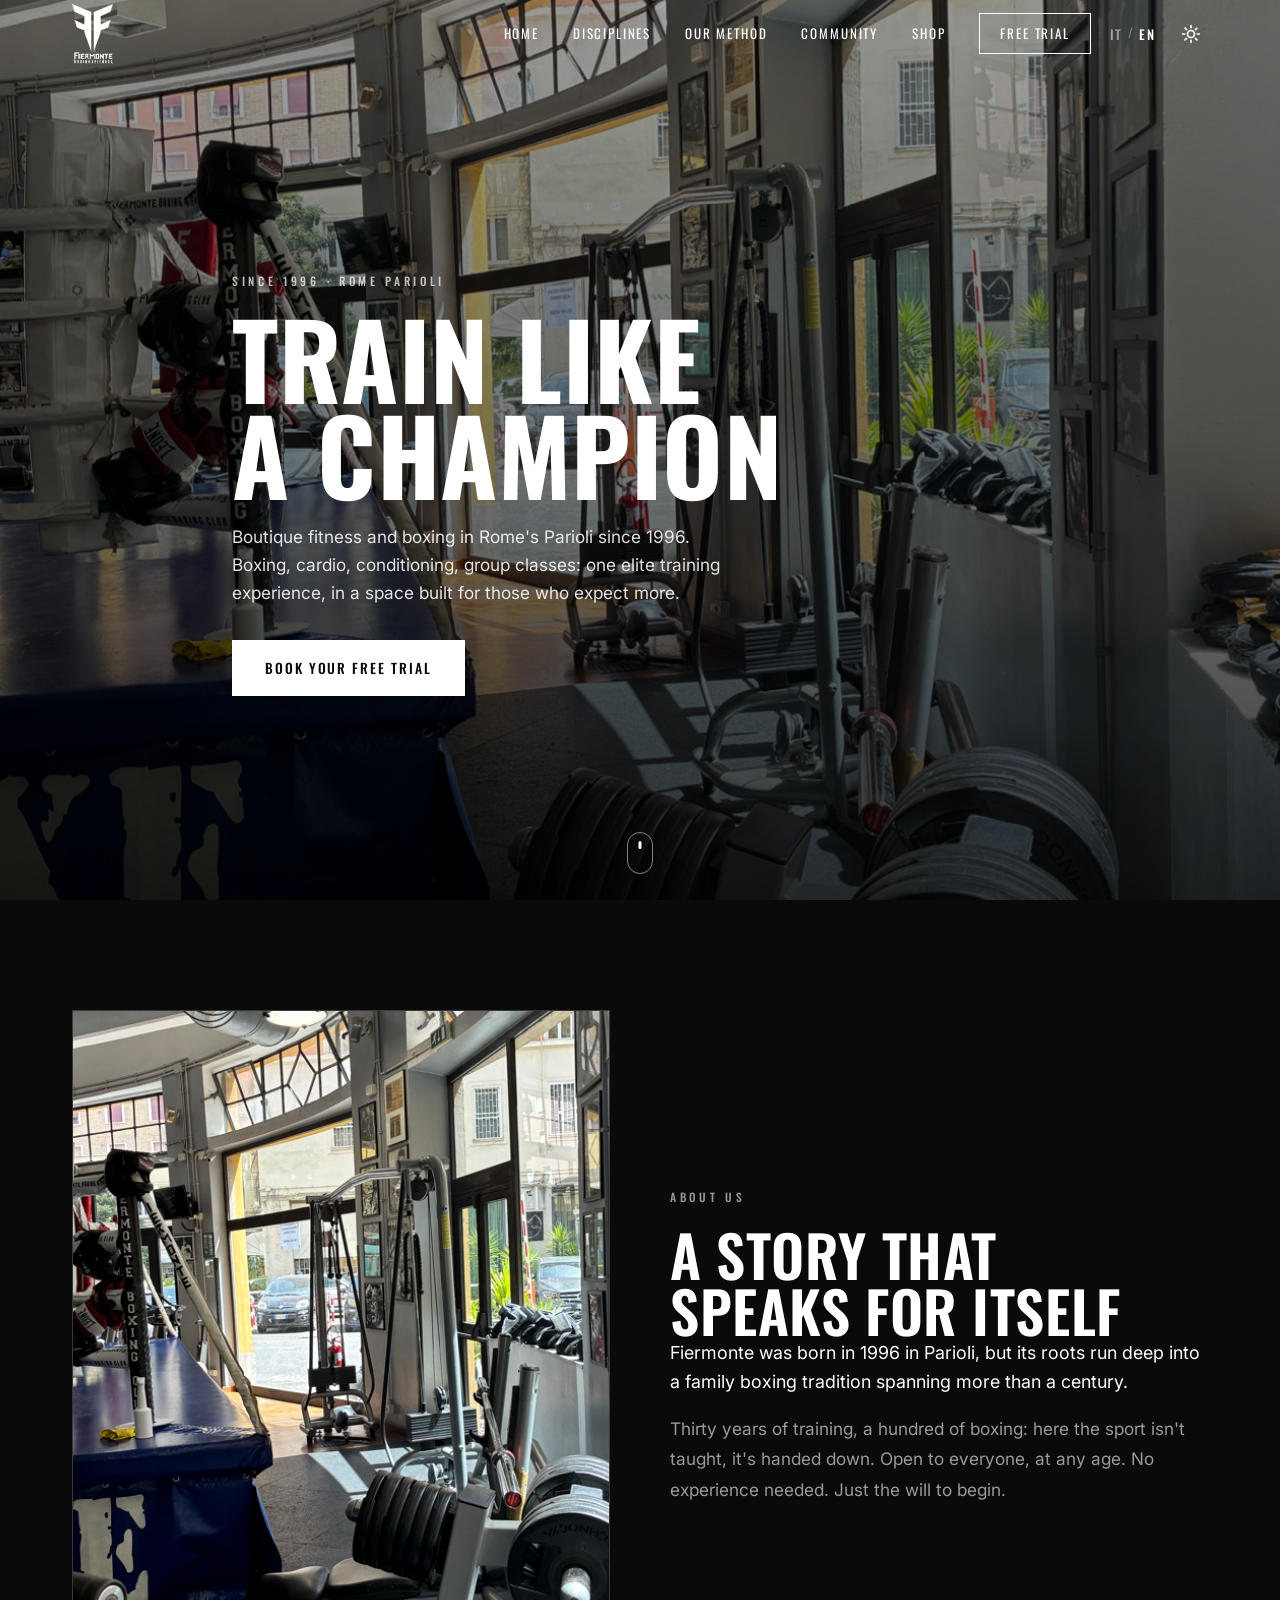
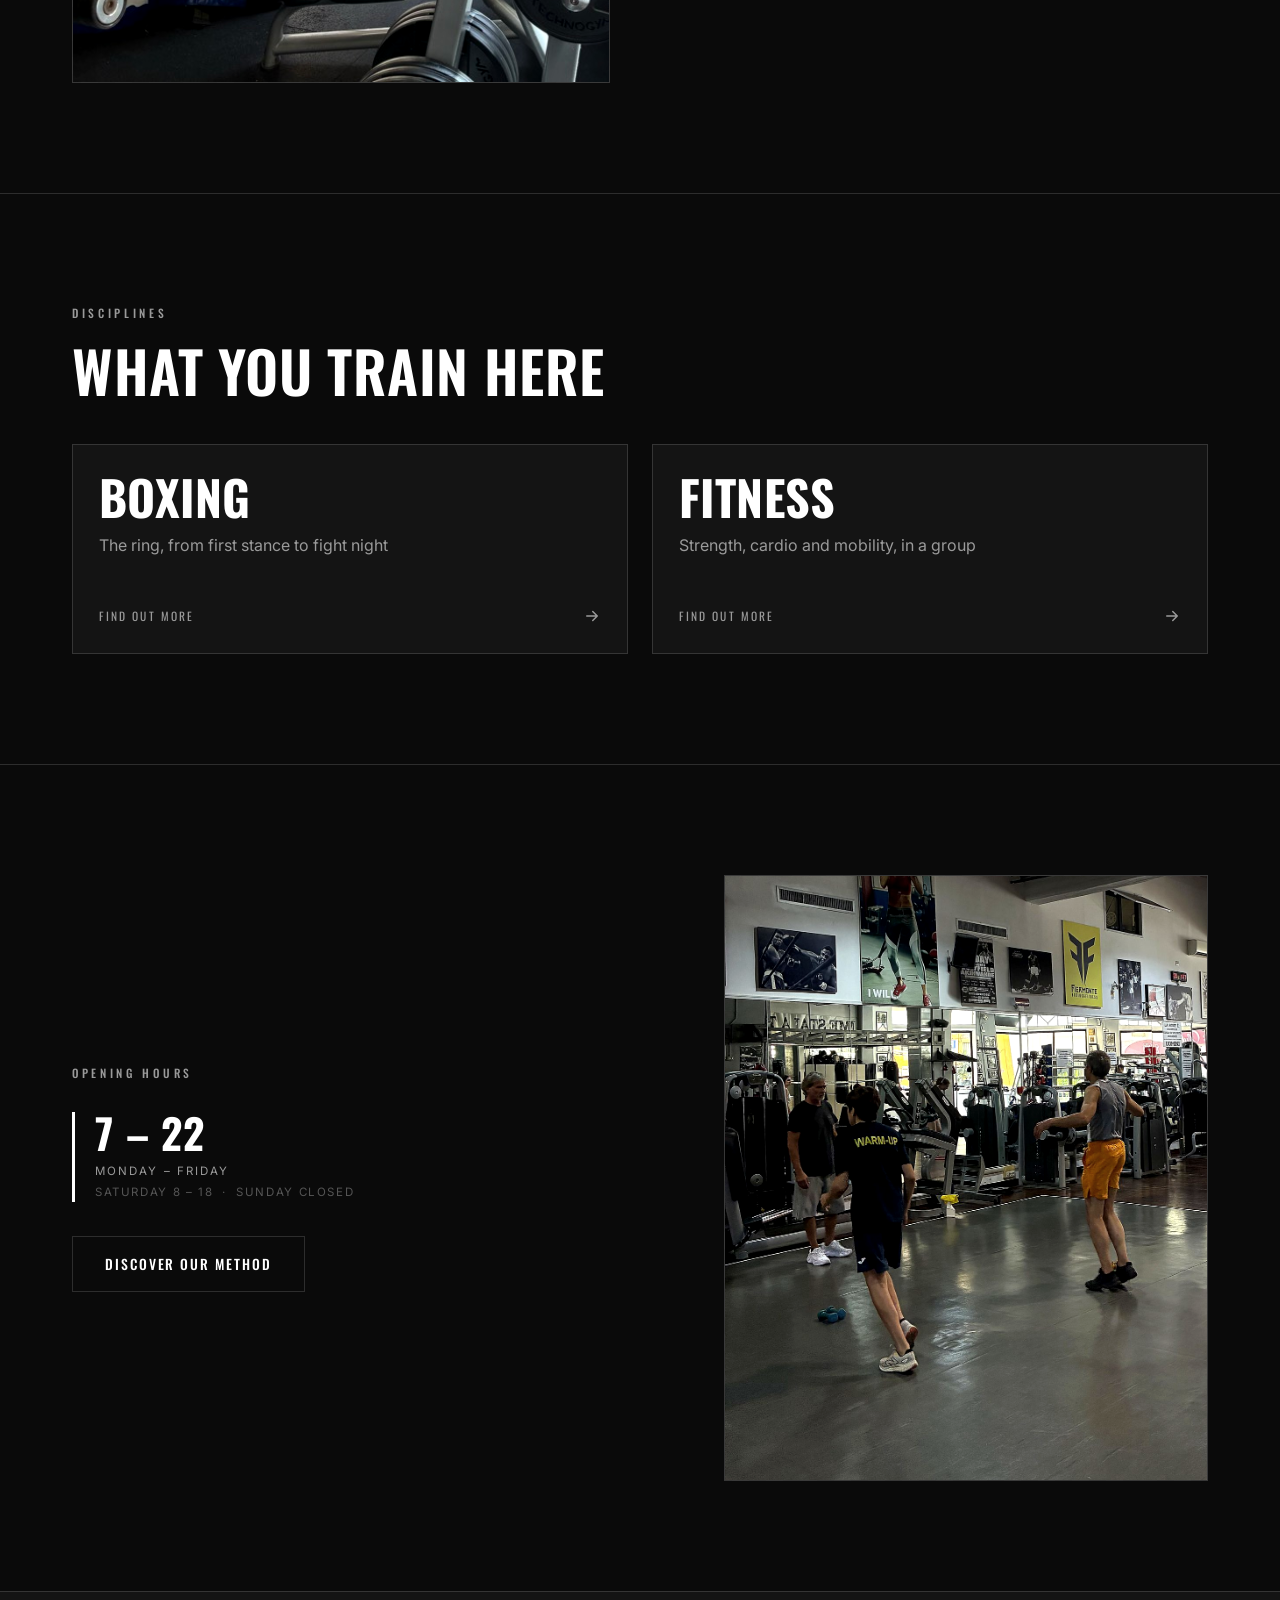
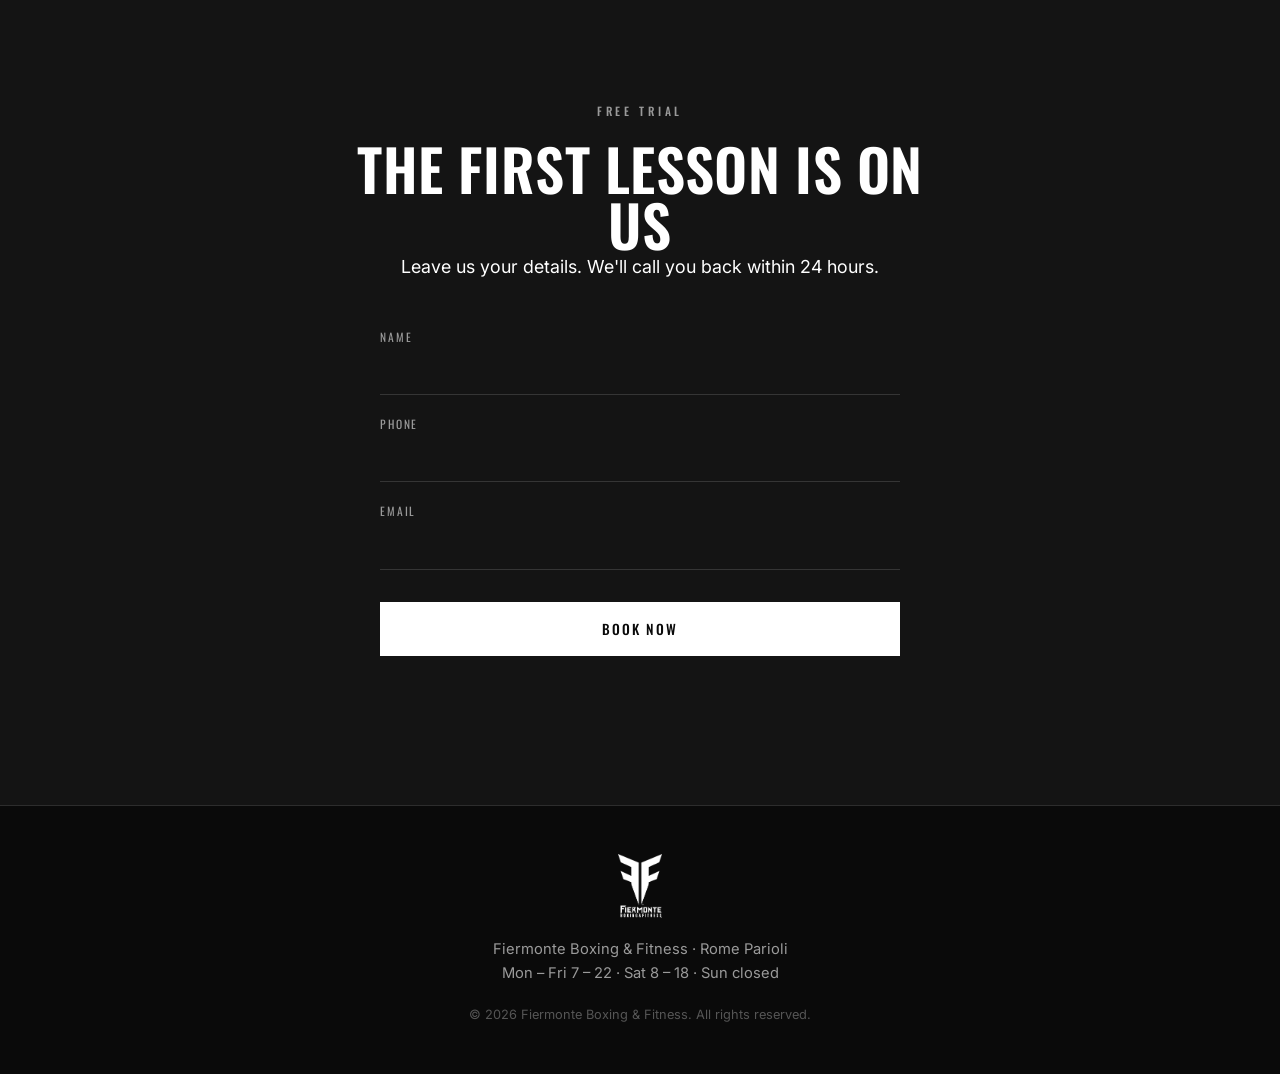
<file: index.html>
<!DOCTYPE html>
<html lang="it">
<head>
  <meta charset="UTF-8" />
  <meta name="viewport" content="width=device-width, initial-scale=1.0" />
  <title>Fiermonte Boxing &amp; Fitness — Boutique Boxing ai Parioli, Roma</title>
  <meta name="description" content="Fiermonte Boxing & Fitness: boutique boxing ai Parioli dal 1996, da una tradizione pugilistica centenaria. Boxing, sparring, aeroboxing, cardio & conditioning. Prima lezione di prova gratuita." />

  <!-- Font: Oswald (titoli, richiama il lettering del logo) + Inter (corpo) -->
  <link rel="preconnect" href="https://fonts.googleapis.com" />
  <link rel="preconnect" href="https://fonts.gstatic.com" crossorigin />
  <link href="https://fonts.googleapis.com/css2?family=Oswald:wght@300;400;500;600;700&family=Inter:wght@300;400;500;600&display=swap" rel="stylesheet" />

  <link rel="stylesheet" href="css/style.css" />

  <!-- Applica il tema salvato prima del render, per evitare il lampo di colore -->
  <script>
    (function () {
      try {
        var t = localStorage.getItem('fiermonte_theme');
        document.documentElement.setAttribute('data-theme', t === 'light' ? 'light' : 'dark');
      } catch (e) {
        document.documentElement.setAttribute('data-theme', 'dark');
      }
    })();
  </script>
</head>
<body>

  <!-- ============================= HEADER ============================= -->
  <header class="site-header" id="siteHeader">
    <div class="container header-inner">
      <a href="#hero" class="brand" aria-label="Fiermonte Boxing & Fitness — home">
        <img src="media/logo/logo-white.png" alt="Fiermonte Boxing & Fitness" class="brand-logo logo-dark-bg" />
        <img src="media/logo/logo-dark.png" alt="" aria-hidden="true" class="brand-logo logo-light-bg" />
      </a>

      <div class="header-actions">
        <nav class="nav" id="mainNav" aria-label="Navigazione principale">
          <div class="nav-item has-dropdown is-link">
            <a href="#hero" class="nav-link nav-dropdown-toggle" data-i18n="nav.home">Home</a>
            <div class="nav-dropdown">
              <a href="#chi-siamo" class="nav-drop-link" data-i18n="nav.about">Chi siamo</a>
              <a href="storia.html" class="nav-drop-link" data-i18n="nav.history">Storia</a>
              <a href="team.html" class="nav-drop-link" data-i18n="nav.team">Team</a>
            </div>
          </div>
          <div class="nav-item has-dropdown is-link">
            <a href="discipline.html" class="nav-link nav-dropdown-toggle" data-i18n="nav.disciplines">Discipline</a>
            <div class="nav-dropdown">
              <a href="discipline.html" class="nav-drop-link" data-i18n="nav.list">Cosa offriamo</a>
              <a href="calendario.html" class="nav-drop-link" data-i18n="nav.calendar">Calendario</a>
            </div>
          </div>
          <a href="metodo.html" class="nav-link" data-i18n="nav.plus">Il nostro metodo</a>
          <a href="community.html" class="nav-link" data-i18n="nav.community">Community</a>
          <a href="shop.html" class="nav-link" data-i18n="nav.shop">Shop</a>
          <a href="#contatti" class="nav-link nav-cta" data-i18n="nav.trial">Prova gratuita</a>
        </nav>

        <!-- Selettore lingua -->
        <div class="lang-switch" role="group" aria-label="Lingua / Language">
          <button type="button" class="lang-btn" data-lang="it" aria-pressed="true">IT</button>
          <span class="lang-sep">/</span>
          <button type="button" class="lang-btn" data-lang="en" aria-pressed="false">EN</button>
        </div>

        <!-- Toggle tema chiaro/scuro -->
        <button type="button" class="theme-toggle" id="themeToggle" aria-label="Cambia tema chiaro/scuro">
          <svg class="icon-sun" viewBox="0 0 24 24" fill="none" stroke="currentColor" stroke-width="2" stroke-linecap="round" aria-hidden="true">
            <circle cx="12" cy="12" r="4.2"></circle>
            <path d="M12 2v2.5M12 19.5V22M2 12h2.5M19.5 12H22M4.9 4.9l1.8 1.8M17.3 17.3l1.8 1.8M19.1 4.9l-1.8 1.8M6.7 17.3l-1.8 1.8"></path>
          </svg>
          <svg class="icon-moon" viewBox="0 0 24 24" fill="currentColor" aria-hidden="true">
            <path d="M21 12.8A8.5 8.5 0 1 1 11.2 3a6.8 6.8 0 0 0 9.8 9.8z"></path>
          </svg>
        </button>

        <button class="nav-toggle" id="navToggle" aria-label="Apri menu" aria-expanded="false" aria-controls="mainNav">
          <span></span><span></span><span></span>
        </button>
      </div>
    </div>
  </header>

  <main>

    <!-- ============================= 1. HERO ============================= -->
    <section class="hero" id="hero">
      <!-- Carosello di foto della struttura a tutto schermo, generato da JS
           (vedi HERO_SLIDES in js/main.js). Le foto vanno in media/foto/
           come hero-1.jpg, hero-2.jpg, hero-3.jpg. Finche' non ci sono,
           compaiono placeholder scuri con etichetta. -->
      <div class="hero-slideshow" id="heroSlideshow" aria-hidden="true"></div>
      <div class="hero-overlay"></div>

      <div class="container hero-content">
        <p class="overline reveal" data-i18n="hero.overline">Dal 1996 · Roma Parioli</p>
        <h1 class="hero-title reveal" data-i18n="hero.title">Allenati<br />da campione</h1>
        <p class="hero-sub reveal" data-i18n="hero.sub">
          Fiermonte Boxing &amp; Fitness è la boutique del pugilato ai Parioli.
          Trent'anni di palestra, un secolo di tradizione di famiglia sul ring.
        </p>
        <a href="#contatti" class="btn btn-primary reveal" data-i18n="hero.cta">Prenota la tua prova gratuita</a>
      </div>

      <a href="#chi-siamo" class="hero-scroll" aria-label="Scorri in basso">
        <span></span>
      </a>
    </section>

    <!-- ============================= 2. CHI SIAMO ============================= -->
    <section class="section about" id="chi-siamo">
      <div class="container about-grid">
        <div class="about-media reveal">
          <div class="section-media" data-label="FOTO · chi-siamo.jpg">
            <img class="section-photo" src="media/foto/chi-siamo.jpg" alt="Interno della palestra Fiermonte ai Parioli" loading="lazy" onerror="this.style.display='none'" />
          </div>
        </div>
        <div class="about-text">
          <p class="overline reveal" data-i18n="about.overline">Chi siamo</p>
          <h2 class="section-title reveal" data-i18n="about.title">Una storia che<br />parla per noi</h2>
          <p class="lead reveal" data-i18n="about.lead">
            Fiermonte nasce nel 1996 ai Parioli, ma le sue radici affondano in una
            tradizione di famiglia nel pugilato che dura da oltre un secolo.
          </p>
          <p class="prose-p reveal" data-i18n="about.body">
            Trent'anni di palestra, cento di boxe: qui il pugilato non si insegna,
            si tramanda. Accessibile a chiunque, a qualunque età. Non serve
            esperienza. Serve solo voglia di iniziare.
          </p>
        </div>
      </div>
    </section>

    <!-- ============================= 3. DISCIPLINE ============================= -->
    <section class="section disciplines" id="discipline">
      <div class="container">
        <div class="section-head">
          <p class="overline reveal" data-i18n="disc.overline">Discipline</p>
          <h2 class="section-title reveal" data-i18n="disc.title">Cosa alleni da noi</h2>
        </div>
        <!-- Due famiglie: Boxing / Fitness. Stesso stile delle card Discipline.
             Portano alla pagina "Cosa offriamo" (discipline.html). -->
        <div class="disc-home-cats">
          <a href="discipline.html#boxing" class="disc-home-card reveal">
            <span class="disc-cat-label">
              <span class="disc-cat-name" data-i18n="disc.cat.boxing">Boxing</span>
              <span class="disc-cat-sub" data-i18n="disc.cat.boxing.sub">Il ring, dalla prima guardia al match</span>
            </span>
            <span class="disc-cat-foot">
              <span class="disc-home-more" data-i18n="disc.home.cta">Per saperne di più</span>
              <svg class="disc-home-arrow" viewBox="0 0 24 24" fill="none" stroke="currentColor" stroke-width="2" stroke-linecap="round" stroke-linejoin="round" aria-hidden="true"><path d="M5 12h14M13 6l6 6-6 6"></path></svg>
            </span>
          </a>
          <a href="discipline.html#fitness" class="disc-home-card reveal">
            <span class="disc-cat-label">
              <span class="disc-cat-name" data-i18n="disc.cat.fitness">Fitness</span>
              <span class="disc-cat-sub" data-i18n="disc.cat.fitness.sub">Forza, cardio e mobilità, in gruppo</span>
            </span>
            <span class="disc-cat-foot">
              <span class="disc-home-more" data-i18n="disc.home.cta">Per saperne di più</span>
              <svg class="disc-home-arrow" viewBox="0 0 24 24" fill="none" stroke="currentColor" stroke-width="2" stroke-linecap="round" stroke-linejoin="round" aria-hidden="true"><path d="M5 12h14M13 6l6 6-6 6"></path></svg>
            </span>
          </a>
        </div>
      </div>
    </section>

    <!-- ============================= 4. ORARI ============================= -->
    <section class="section plus" id="orari">
      <div class="container plus-grid">
        <div class="plus-text">
          <p class="overline reveal" data-i18n="hours.overline">Orari</p>
          <div class="plus-hours reveal">
            <span class="plus-hours-num">7 – 22</span>
            <span class="plus-hours-label" data-i18n="plus.hoursWeekday">Lunedì – Venerdì</span>
            <span class="plus-hours-weekend" data-i18n="plus.hoursWeekend">Sabato 8 – 18 &nbsp;·&nbsp; Domenica chiuso</span>
          </div>
          <a href="metodo.html" class="btn btn-ghost reveal" data-i18n="hours.methodCta">Scopri il nostro metodo</a>
        </div>
        <div class="plus-media reveal">
          <div class="section-media" data-label="FOTO · plus.jpg">
            <img class="section-photo" src="media/foto/plus.jpg" alt="Sacchi e attrezzatura nella palestra Fiermonte" loading="lazy" onerror="this.style.display='none'" />
          </div>
        </div>
      </div>
    </section>

    <!-- ============================= 5. FORM / CTA FINALE ============================= -->
    <section class="section contact" id="contatti">
      <div class="container contact-inner">
        <div class="section-head center">
          <p class="overline reveal" data-i18n="contact.overline">Prova gratuita</p>
          <h2 class="section-title reveal" data-i18n="contact.title">La prima lezione è nostra</h2>
          <p class="lead reveal" data-i18n="contact.lead">Lasciaci un contatto. Ti richiamiamo entro 24 ore.</p>
        </div>

        <!-- NOTA: il form per ora NON invia nulla. La logica e' in js/main.js
             e mostra solo un messaggio di conferma. Da collegare in seguito. -->
        <form class="contact-form reveal" id="contactForm" novalidate>
          <div class="field">
            <label for="nome" data-i18n="contact.name">Nome</label>
            <input type="text" id="nome" name="nome" autocomplete="name" required />
          </div>
          <div class="field">
            <label for="telefono" data-i18n="contact.phone">Telefono</label>
            <input type="tel" id="telefono" name="telefono" autocomplete="tel" required />
          </div>
          <div class="field">
            <label for="email" data-i18n="contact.email">Email</label>
            <input type="email" id="email" name="email" autocomplete="email" required />
          </div>
          <button type="submit" class="btn btn-primary btn-block" data-i18n="contact.submit">Prenota ora</button>
          <p class="form-feedback" id="formFeedback" role="status" aria-live="polite"></p>
        </form>
      </div>
    </section>

  </main>

  <!-- ============================= FOOTER ============================= -->
  <footer class="site-footer">
    <div class="container footer-inner">
      <img src="media/logo/logo-white.png" alt="Fiermonte Boxing & Fitness" class="footer-logo logo-dark-bg" />
      <img src="media/logo/logo-dark.png" alt="" aria-hidden="true" class="footer-logo logo-light-bg" />
      <div class="footer-meta">
        <p data-i18n="footer.line1">Fiermonte Boxing &amp; Fitness · Roma Parioli</p>
        <p data-i18n="footer.line2">Aperti tutti i giorni · 7:00 – 22:00</p>
      </div>
      <p class="footer-copy" id="footerCopy"></p>
    </div>
  </footer>

  <script src="js/i18n.js"></script>
  <script src="js/main.js"></script>
</body>
</html>
</file>
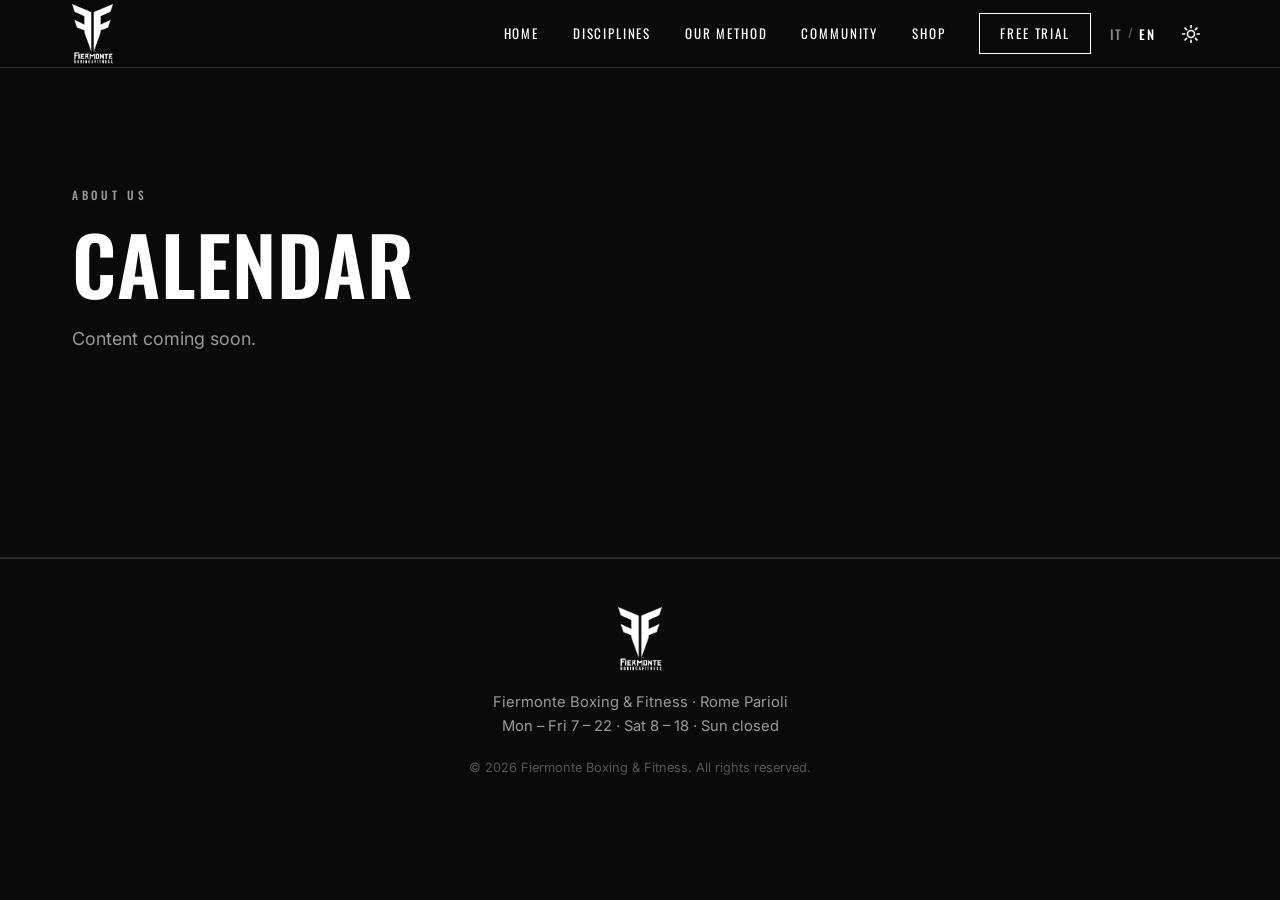
<file: calendario.html>
<!DOCTYPE html>
<html lang="it">
<head>
  <meta charset="UTF-8" />
  <meta name="viewport" content="width=device-width, initial-scale=1.0" />
  <title>Calendario — Fiermonte Boxing &amp; Fitness</title>
  <meta name="description" content="Il calendario dei corsi e delle lezioni di Fiermonte Boxing & Fitness." />

  <link rel="preconnect" href="https://fonts.googleapis.com" />
  <link rel="preconnect" href="https://fonts.gstatic.com" crossorigin />
  <link href="https://fonts.googleapis.com/css2?family=Oswald:wght@300;400;500;600;700&family=Inter:wght@300;400;500;600&display=swap" rel="stylesheet" />
  <link rel="stylesheet" href="css/style.css" />

  <script>
    (function () {
      try {
        var t = localStorage.getItem('fiermonte_theme');
        document.documentElement.setAttribute('data-theme', t === 'light' ? 'light' : 'dark');
      } catch (e) { document.documentElement.setAttribute('data-theme', 'dark'); }
    })();
  </script>
</head>
<body class="page" data-solid-header="true">

  <!-- ============================= HEADER ============================= -->
  <header class="site-header" id="siteHeader">
    <div class="container header-inner">
      <a href="index.html#hero" class="brand" aria-label="Fiermonte Boxing & Fitness — home">
        <img src="media/logo/logo-white.png" alt="Fiermonte Boxing & Fitness" class="brand-logo logo-dark-bg" />
        <img src="media/logo/logo-dark.png" alt="" aria-hidden="true" class="brand-logo logo-light-bg" />
      </a>

      <div class="header-actions">
        <nav class="nav" id="mainNav" aria-label="Navigazione principale">
          <div class="nav-item has-dropdown is-link">
            <a href="index.html#hero" class="nav-link nav-dropdown-toggle" data-i18n="nav.home">Home</a>
            <div class="nav-dropdown">
              <a href="index.html#chi-siamo" class="nav-drop-link" data-i18n="nav.about">Chi siamo</a>
              <a href="storia.html" class="nav-drop-link" data-i18n="nav.history">Storia</a>
              <a href="team.html" class="nav-drop-link" data-i18n="nav.team">Team</a>
            </div>
          </div>
          <div class="nav-item has-dropdown is-link">
            <a href="discipline.html" class="nav-link nav-dropdown-toggle" data-i18n="nav.disciplines">Discipline</a>
            <div class="nav-dropdown">
              <a href="discipline.html" class="nav-drop-link" data-i18n="nav.list">Cosa offriamo</a>
              <a href="calendario.html" class="nav-drop-link" data-i18n="nav.calendar">Calendario</a>
            </div>
          </div>
          <a href="metodo.html" class="nav-link" data-i18n="nav.plus">Il nostro metodo</a>
          <a href="community.html" class="nav-link" data-i18n="nav.community">Community</a>
          <a href="shop.html" class="nav-link" data-i18n="nav.shop">Shop</a>
          <a href="index.html#contatti" class="nav-link nav-cta" data-i18n="nav.trial">Prova gratuita</a>
        </nav>

        <div class="lang-switch" role="group" aria-label="Lingua / Language">
          <button type="button" class="lang-btn" data-lang="it" aria-pressed="true">IT</button>
          <span class="lang-sep">/</span>
          <button type="button" class="lang-btn" data-lang="en" aria-pressed="false">EN</button>
        </div>

        <button type="button" class="theme-toggle" id="themeToggle" aria-label="Cambia tema chiaro/scuro">
          <svg class="icon-sun" viewBox="0 0 24 24" fill="none" stroke="currentColor" stroke-width="2" stroke-linecap="round" aria-hidden="true">
            <circle cx="12" cy="12" r="4.2"></circle>
            <path d="M12 2v2.5M12 19.5V22M2 12h2.5M19.5 12H22M4.9 4.9l1.8 1.8M17.3 17.3l1.8 1.8M19.1 4.9l-1.8 1.8M6.7 17.3l-1.8 1.8"></path>
          </svg>
          <svg class="icon-moon" viewBox="0 0 24 24" fill="currentColor" aria-hidden="true">
            <path d="M21 12.8A8.5 8.5 0 1 1 11.2 3a6.8 6.8 0 0 0 9.8 9.8z"></path>
          </svg>
        </button>

        <button class="nav-toggle" id="navToggle" aria-label="Apri menu" aria-expanded="false" aria-controls="mainNav">
          <span></span><span></span><span></span>
        </button>
      </div>
    </div>
  </header>

  <main>
    <section class="section page-hero">
      <div class="container">
        <p class="overline reveal" data-i18n="page.kicker">Chi siamo</p>
        <h1 class="section-title reveal" data-i18n="page.calendar.title">Calendario</h1>
        <p class="lead reveal" data-i18n="page.soon">Contenuti in arrivo.</p>
      </div>
    </section>
  </main>

  <!-- ============================= FOOTER ============================= -->
  <footer class="site-footer">
    <div class="container footer-inner">
      <img src="media/logo/logo-white.png" alt="Fiermonte Boxing & Fitness" class="footer-logo logo-dark-bg" />
      <img src="media/logo/logo-dark.png" alt="" aria-hidden="true" class="footer-logo logo-light-bg" />
      <div class="footer-meta">
        <p data-i18n="footer.line1">Fiermonte Boxing &amp; Fitness · Roma Parioli</p>
        <p data-i18n="footer.line2">Aperti tutti i giorni · 7:00 – 22:00</p>
      </div>
      <p class="footer-copy" id="footerCopy"></p>
    </div>
  </footer>

  <script src="js/i18n.js"></script>
  <script src="js/main.js"></script>
</body>
</html>
</file>
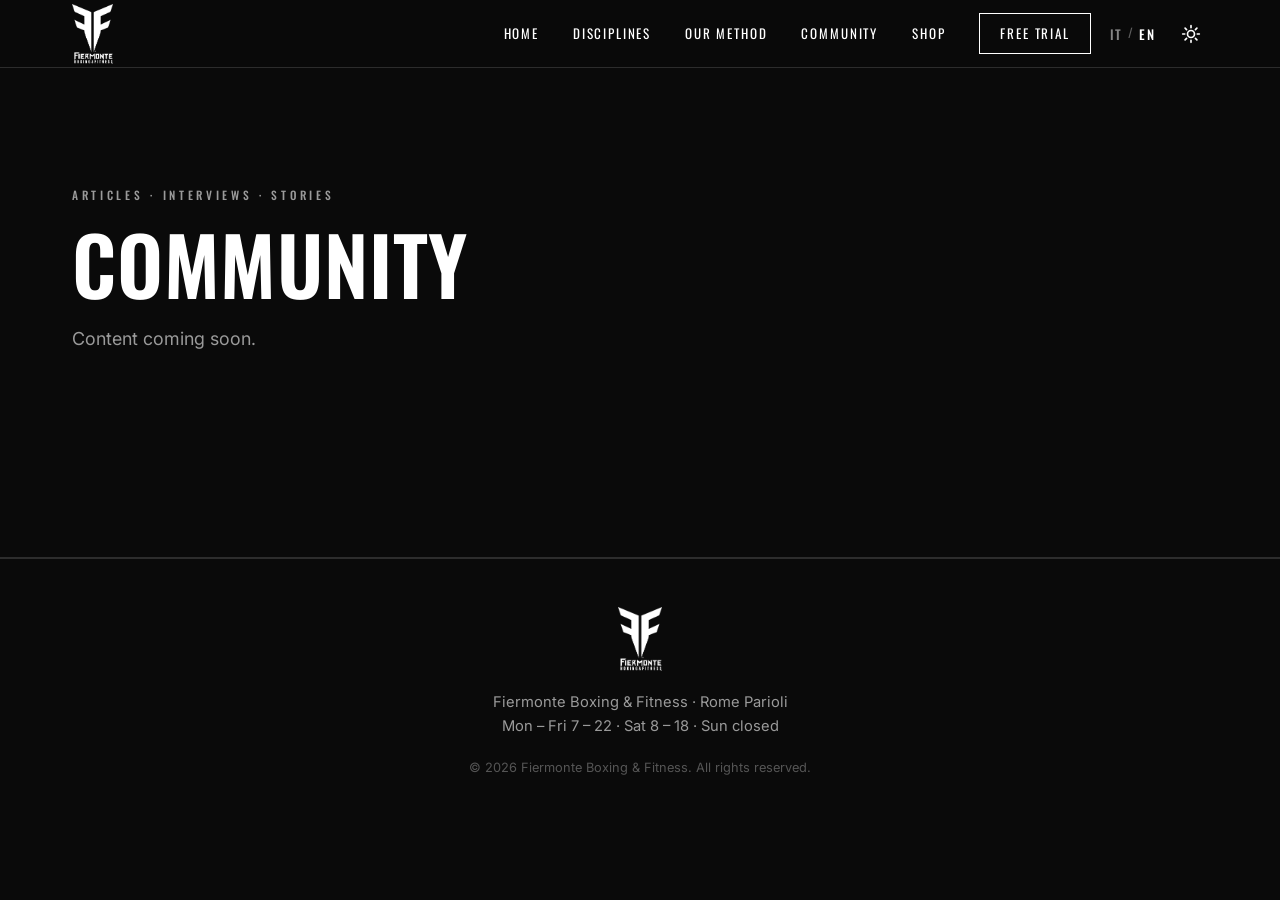
<file: community.html>
<!DOCTYPE html>
<html lang="it">
<head>
  <meta charset="UTF-8" />
  <meta name="viewport" content="width=device-width, initial-scale=1.0" />
  <title>Community — Fiermonte Boxing &amp; Fitness</title>
  <meta name="description" content="Community di Fiermonte Boxing & Fitness: articoli, interviste e storie dal mondo della boxe e del fitness." />

  <link rel="preconnect" href="https://fonts.googleapis.com" />
  <link rel="preconnect" href="https://fonts.gstatic.com" crossorigin />
  <link href="https://fonts.googleapis.com/css2?family=Oswald:wght@300;400;500;600;700&family=Inter:wght@300;400;500;600&display=swap" rel="stylesheet" />
  <link rel="stylesheet" href="css/style.css" />

  <script>
    (function () {
      try {
        var t = localStorage.getItem('fiermonte_theme');
        document.documentElement.setAttribute('data-theme', t === 'light' ? 'light' : 'dark');
      } catch (e) { document.documentElement.setAttribute('data-theme', 'dark'); }
    })();
  </script>
</head>
<body class="page" data-solid-header="true">

  <!-- ============================= HEADER ============================= -->
  <header class="site-header" id="siteHeader">
    <div class="container header-inner">
      <a href="index.html#hero" class="brand" aria-label="Fiermonte Boxing & Fitness — home">
        <img src="media/logo/logo-white.png" alt="Fiermonte Boxing & Fitness" class="brand-logo logo-dark-bg" />
        <img src="media/logo/logo-dark.png" alt="" aria-hidden="true" class="brand-logo logo-light-bg" />
      </a>

      <div class="header-actions">
        <nav class="nav" id="mainNav" aria-label="Navigazione principale">
          <div class="nav-item has-dropdown is-link">
            <a href="index.html#hero" class="nav-link nav-dropdown-toggle" data-i18n="nav.home">Home</a>
            <div class="nav-dropdown">
              <a href="index.html#chi-siamo" class="nav-drop-link" data-i18n="nav.about">Chi siamo</a>
              <a href="storia.html" class="nav-drop-link" data-i18n="nav.history">Storia</a>
              <a href="team.html" class="nav-drop-link" data-i18n="nav.team">Team</a>
            </div>
          </div>
          <div class="nav-item has-dropdown is-link">
            <a href="discipline.html" class="nav-link nav-dropdown-toggle" data-i18n="nav.disciplines">Discipline</a>
            <div class="nav-dropdown">
              <a href="discipline.html" class="nav-drop-link" data-i18n="nav.list">Cosa offriamo</a>
              <a href="calendario.html" class="nav-drop-link" data-i18n="nav.calendar">Calendario</a>
            </div>
          </div>
          <a href="metodo.html" class="nav-link" data-i18n="nav.plus">Il nostro metodo</a>
          <a href="community.html" class="nav-link" data-i18n="nav.community">Community</a>
          <a href="shop.html" class="nav-link" data-i18n="nav.shop">Shop</a>
          <a href="index.html#contatti" class="nav-link nav-cta" data-i18n="nav.trial">Prova gratuita</a>
        </nav>

        <div class="lang-switch" role="group" aria-label="Lingua / Language">
          <button type="button" class="lang-btn" data-lang="it" aria-pressed="true">IT</button>
          <span class="lang-sep">/</span>
          <button type="button" class="lang-btn" data-lang="en" aria-pressed="false">EN</button>
        </div>

        <button type="button" class="theme-toggle" id="themeToggle" aria-label="Cambia tema chiaro/scuro">
          <svg class="icon-sun" viewBox="0 0 24 24" fill="none" stroke="currentColor" stroke-width="2" stroke-linecap="round" aria-hidden="true">
            <circle cx="12" cy="12" r="4.2"></circle>
            <path d="M12 2v2.5M12 19.5V22M2 12h2.5M19.5 12H22M4.9 4.9l1.8 1.8M17.3 17.3l1.8 1.8M19.1 4.9l-1.8 1.8M6.7 17.3l-1.8 1.8"></path>
          </svg>
          <svg class="icon-moon" viewBox="0 0 24 24" fill="currentColor" aria-hidden="true">
            <path d="M21 12.8A8.5 8.5 0 1 1 11.2 3a6.8 6.8 0 0 0 9.8 9.8z"></path>
          </svg>
        </button>

        <button class="nav-toggle" id="navToggle" aria-label="Apri menu" aria-expanded="false" aria-controls="mainNav">
          <span></span><span></span><span></span>
        </button>
      </div>
    </div>
  </header>

  <main>
    <section class="section page-hero">
      <div class="container">
        <p class="overline reveal" data-i18n="page.community.kicker">Articoli · Interviste · Storie</p>
        <h1 class="section-title reveal" data-i18n="page.community.title">Community</h1>
        <p class="lead reveal" data-i18n="page.soon">Contenuti in arrivo.</p>
      </div>
    </section>
  </main>

  <!-- ============================= FOOTER ============================= -->
  <footer class="site-footer">
    <div class="container footer-inner">
      <img src="media/logo/logo-white.png" alt="Fiermonte Boxing & Fitness" class="footer-logo logo-dark-bg" />
      <img src="media/logo/logo-dark.png" alt="" aria-hidden="true" class="footer-logo logo-light-bg" />
      <div class="footer-meta">
        <p data-i18n="footer.line1">Fiermonte Boxing &amp; Fitness · Roma Parioli</p>
        <p data-i18n="footer.line2">Aperti tutti i giorni · 7:00 – 22:00</p>
      </div>
      <p class="footer-copy" id="footerCopy"></p>
    </div>
  </footer>

  <script src="js/i18n.js"></script>
  <script src="js/main.js"></script>
</body>
</html>
</file>
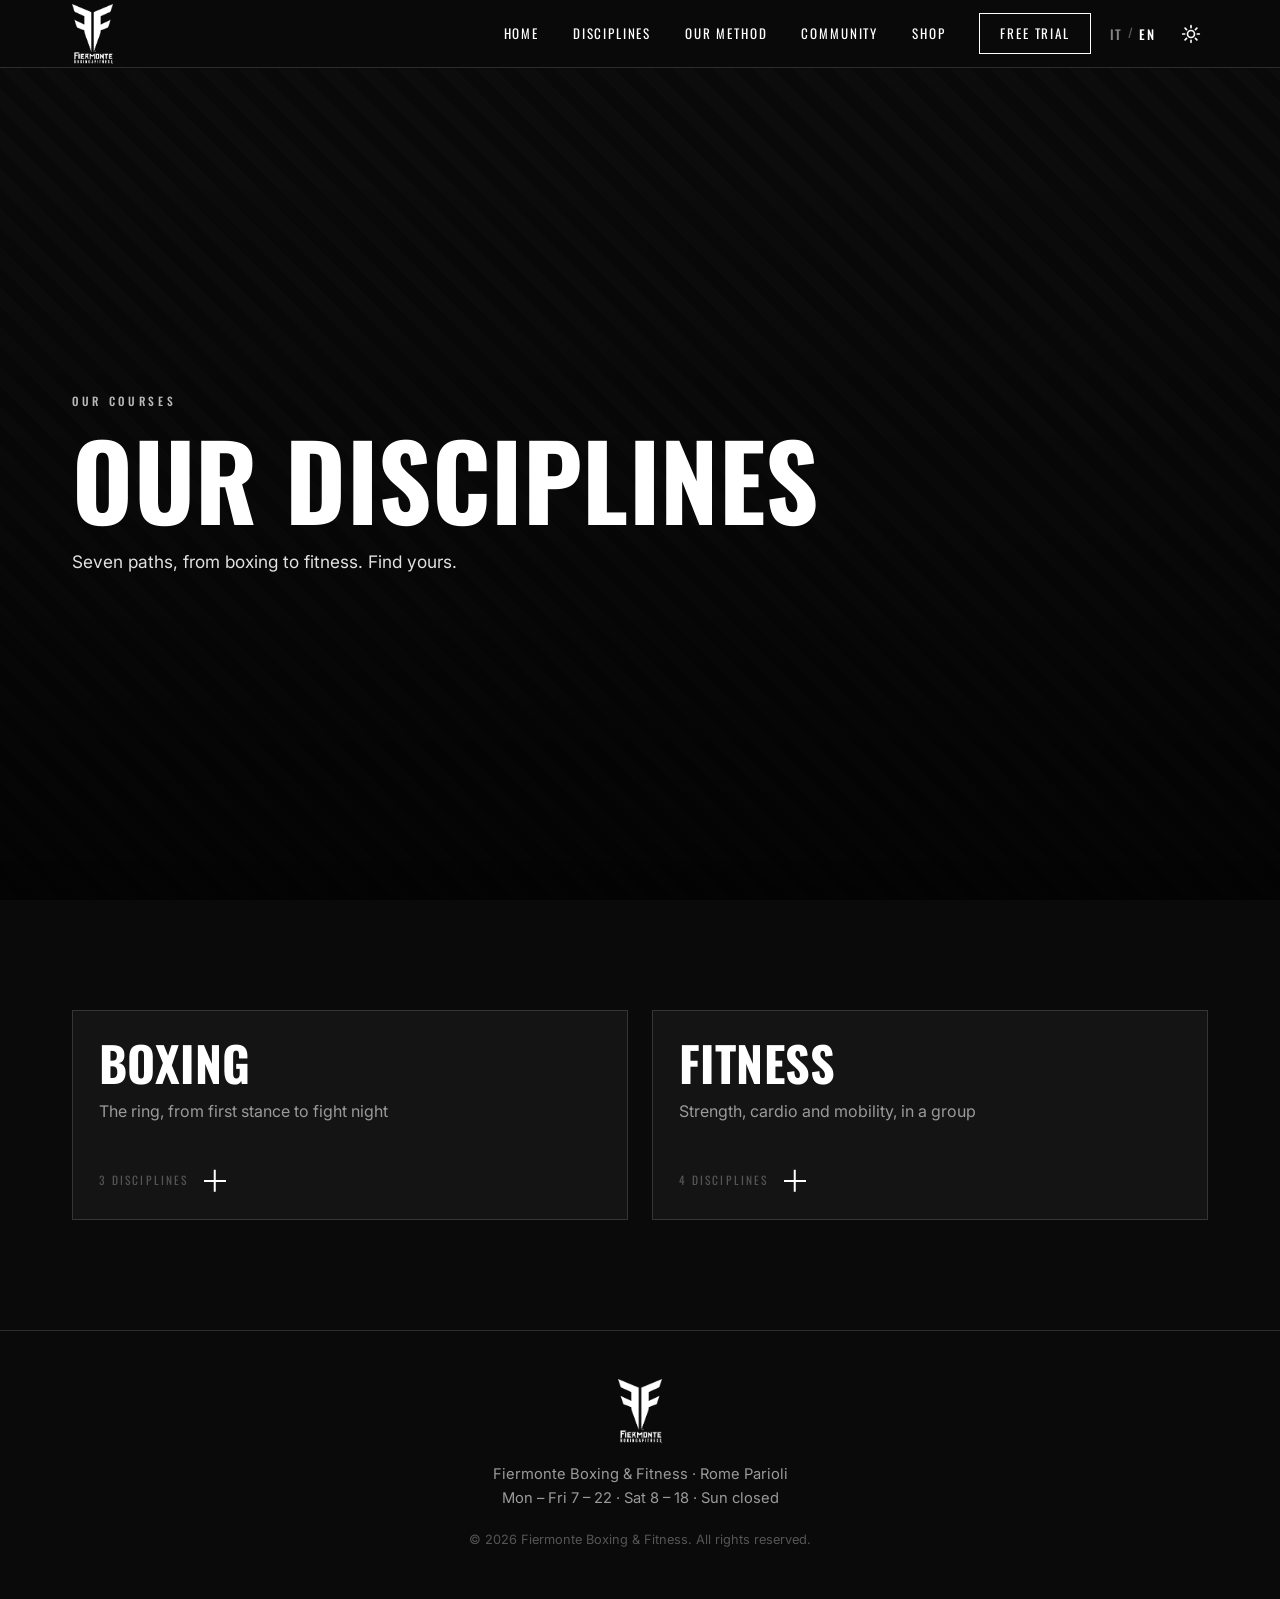
<file: discipline.html>
<!DOCTYPE html>
<html lang="it">
<head>
  <meta charset="UTF-8" />
  <meta name="viewport" content="width=device-width, initial-scale=1.0" />
  <title>Discipline — Fiermonte Boxing &amp; Fitness</title>
  <meta name="description" content="Le discipline di Fiermonte Boxing & Fitness: prepugilistica, boxe agonistica, light boxing, aeroboxing, lezioni di gruppo e pilates." />

  <link rel="preconnect" href="https://fonts.googleapis.com" />
  <link rel="preconnect" href="https://fonts.gstatic.com" crossorigin />
  <link href="https://fonts.googleapis.com/css2?family=Oswald:wght@300;400;500;600;700&family=Inter:wght@300;400;500;600&display=swap" rel="stylesheet" />
  <link rel="stylesheet" href="css/style.css" />

  <script>
    (function () {
      try {
        var t = localStorage.getItem('fiermonte_theme');
        document.documentElement.setAttribute('data-theme', t === 'light' ? 'light' : 'dark');
      } catch (e) { document.documentElement.setAttribute('data-theme', 'dark'); }
    })();
  </script>
</head>
<body class="page" data-solid-header="true">

  <!-- ============================= HEADER ============================= -->
  <header class="site-header" id="siteHeader">
    <div class="container header-inner">
      <a href="index.html#hero" class="brand" aria-label="Fiermonte Boxing & Fitness — home">
        <img src="media/logo/logo-white.png" alt="Fiermonte Boxing & Fitness" class="brand-logo logo-dark-bg" />
        <img src="media/logo/logo-dark.png" alt="" aria-hidden="true" class="brand-logo logo-light-bg" />
      </a>

      <div class="header-actions">
        <nav class="nav" id="mainNav" aria-label="Navigazione principale">
          <div class="nav-item has-dropdown is-link">
            <a href="index.html#hero" class="nav-link nav-dropdown-toggle" data-i18n="nav.home">Home</a>
            <div class="nav-dropdown">
              <a href="index.html#chi-siamo" class="nav-drop-link" data-i18n="nav.about">Chi siamo</a>
              <a href="storia.html" class="nav-drop-link" data-i18n="nav.history">Storia</a>
              <a href="team.html" class="nav-drop-link" data-i18n="nav.team">Team</a>
            </div>
          </div>
          <div class="nav-item has-dropdown is-link">
            <a href="discipline.html" class="nav-link nav-dropdown-toggle" data-i18n="nav.disciplines">Discipline</a>
            <div class="nav-dropdown">
              <a href="discipline.html" class="nav-drop-link" data-i18n="nav.list">Cosa offriamo</a>
              <a href="calendario.html" class="nav-drop-link" data-i18n="nav.calendar">Calendario</a>
            </div>
          </div>
          <a href="metodo.html" class="nav-link" data-i18n="nav.plus">Il nostro metodo</a>
          <a href="community.html" class="nav-link" data-i18n="nav.community">Community</a>
          <a href="shop.html" class="nav-link" data-i18n="nav.shop">Shop</a>
          <a href="index.html#contatti" class="nav-link nav-cta" data-i18n="nav.trial">Prova gratuita</a>
        </nav>

        <div class="lang-switch" role="group" aria-label="Lingua / Language">
          <button type="button" class="lang-btn" data-lang="it" aria-pressed="true">IT</button>
          <span class="lang-sep">/</span>
          <button type="button" class="lang-btn" data-lang="en" aria-pressed="false">EN</button>
        </div>

        <button type="button" class="theme-toggle" id="themeToggle" aria-label="Cambia tema chiaro/scuro">
          <svg class="icon-sun" viewBox="0 0 24 24" fill="none" stroke="currentColor" stroke-width="2" stroke-linecap="round" aria-hidden="true">
            <circle cx="12" cy="12" r="4.2"></circle>
            <path d="M12 2v2.5M12 19.5V22M2 12h2.5M19.5 12H22M4.9 4.9l1.8 1.8M17.3 17.3l1.8 1.8M19.1 4.9l-1.8 1.8M6.7 17.3l-1.8 1.8"></path>
          </svg>
          <svg class="icon-moon" viewBox="0 0 24 24" fill="currentColor" aria-hidden="true">
            <path d="M21 12.8A8.5 8.5 0 1 1 11.2 3a6.8 6.8 0 0 0 9.8 9.8z"></path>
          </svg>
        </button>

        <button class="nav-toggle" id="navToggle" aria-label="Apri menu" aria-expanded="false" aria-controls="mainNav">
          <span></span><span></span><span></span>
        </button>
      </div>
    </div>
  </header>

  <main>
    <section class="disc-hero" id="discHero">
      <!-- Sfondo a tutto schermo: qui andrà il video, con il testo sovrapposto (stile hero home) -->
      <div class="disc-hero-media" id="disciplineVideo"></div>
      <div class="disc-hero-overlay"></div>
      <div class="container disc-hero-content">
        <p class="overline reveal" data-i18n="page.disc.kicker">I nostri corsi</p>
        <h1 class="hero-title reveal" data-i18n="page.disc.title">Le nostre discipline</h1>
        <p class="hero-sub reveal" data-i18n="page.disc.intro">Sei percorsi, dalla boxe al fitness. Trova il tuo.</p>
      </div>
    </section>
    <section class="section disc-list-section">
      <div class="container">
        <!-- Famiglie Boxing / Fitness + righe, generate da JS (renderDisciplineList in main.js) -->
        <div class="disc-cats" id="disciplineList"></div>
      </div>
    </section>
  </main>

  <!-- ============================= FOOTER ============================= -->
  <footer class="site-footer">
    <div class="container footer-inner">
      <img src="media/logo/logo-white.png" alt="Fiermonte Boxing & Fitness" class="footer-logo logo-dark-bg" />
      <img src="media/logo/logo-dark.png" alt="" aria-hidden="true" class="footer-logo logo-light-bg" />
      <div class="footer-meta">
        <p data-i18n="footer.line1">Fiermonte Boxing &amp; Fitness · Roma Parioli</p>
        <p data-i18n="footer.line2">Aperti tutti i giorni · 7:00 – 22:00</p>
      </div>
      <p class="footer-copy" id="footerCopy"></p>
    </div>
  </footer>

  <script src="js/i18n.js"></script>
  <script src="js/main.js"></script>
</body>
</html>
</file>
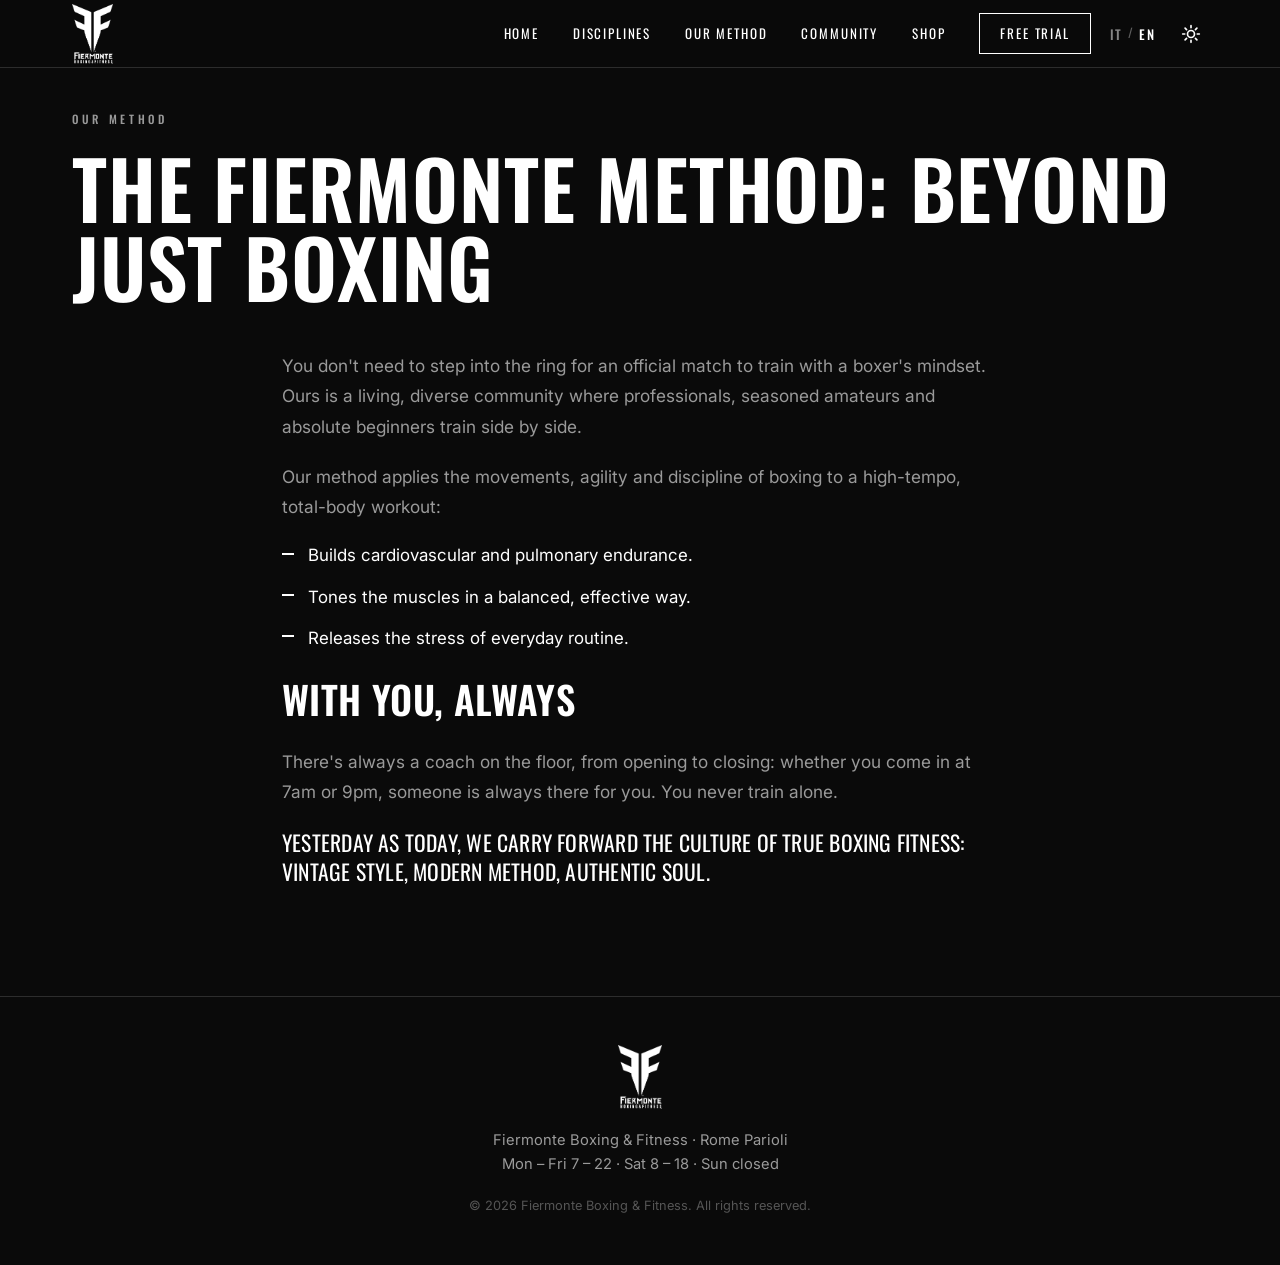
<file: metodo.html>
<!DOCTYPE html>
<html lang="it">
<head>
  <meta charset="UTF-8" />
  <meta name="viewport" content="width=device-width, initial-scale=1.0" />
  <title>Il nostro metodo — Fiermonte Boxing &amp; Fitness</title>
  <meta name="description" content="Il metodo Fiermonte: la disciplina del pugilato applicata a un allenamento total body. Boxing fitness ai Parioli, per tutti." />

  <link rel="preconnect" href="https://fonts.googleapis.com" />
  <link rel="preconnect" href="https://fonts.gstatic.com" crossorigin />
  <link href="https://fonts.googleapis.com/css2?family=Oswald:wght@300;400;500;600;700&family=Inter:wght@300;400;500;600&display=swap" rel="stylesheet" />
  <link rel="stylesheet" href="css/style.css" />

  <script>
    (function () {
      try {
        var t = localStorage.getItem('fiermonte_theme');
        document.documentElement.setAttribute('data-theme', t === 'light' ? 'light' : 'dark');
      } catch (e) { document.documentElement.setAttribute('data-theme', 'dark'); }
    })();
  </script>
</head>
<body class="page" data-solid-header="true">

  <!-- ============================= HEADER ============================= -->
  <header class="site-header" id="siteHeader">
    <div class="container header-inner">
      <a href="index.html#hero" class="brand" aria-label="Fiermonte Boxing & Fitness — home">
        <img src="media/logo/logo-white.png" alt="Fiermonte Boxing & Fitness" class="brand-logo logo-dark-bg" />
        <img src="media/logo/logo-dark.png" alt="" aria-hidden="true" class="brand-logo logo-light-bg" />
      </a>

      <div class="header-actions">
        <nav class="nav" id="mainNav" aria-label="Navigazione principale">
          <div class="nav-item has-dropdown is-link">
            <a href="index.html#hero" class="nav-link nav-dropdown-toggle" data-i18n="nav.home">Home</a>
            <div class="nav-dropdown">
              <a href="index.html#chi-siamo" class="nav-drop-link" data-i18n="nav.about">Chi siamo</a>
              <a href="storia.html" class="nav-drop-link" data-i18n="nav.history">Storia</a>
              <a href="team.html" class="nav-drop-link" data-i18n="nav.team">Team</a>
            </div>
          </div>
          <div class="nav-item has-dropdown is-link">
            <a href="discipline.html" class="nav-link nav-dropdown-toggle" data-i18n="nav.disciplines">Discipline</a>
            <div class="nav-dropdown">
              <a href="discipline.html" class="nav-drop-link" data-i18n="nav.list">Cosa offriamo</a>
              <a href="calendario.html" class="nav-drop-link" data-i18n="nav.calendar">Calendario</a>
            </div>
          </div>
          <a href="metodo.html" class="nav-link" data-i18n="nav.plus">Il nostro metodo</a>
          <a href="community.html" class="nav-link" data-i18n="nav.community">Community</a>
          <a href="shop.html" class="nav-link" data-i18n="nav.shop">Shop</a>
          <a href="index.html#contatti" class="nav-link nav-cta" data-i18n="nav.trial">Prova gratuita</a>
        </nav>

        <div class="lang-switch" role="group" aria-label="Lingua / Language">
          <button type="button" class="lang-btn" data-lang="it" aria-pressed="true">IT</button>
          <span class="lang-sep">/</span>
          <button type="button" class="lang-btn" data-lang="en" aria-pressed="false">EN</button>
        </div>

        <button type="button" class="theme-toggle" id="themeToggle" aria-label="Cambia tema chiaro/scuro">
          <svg class="icon-sun" viewBox="0 0 24 24" fill="none" stroke="currentColor" stroke-width="2" stroke-linecap="round" aria-hidden="true">
            <circle cx="12" cy="12" r="4.2"></circle>
            <path d="M12 2v2.5M12 19.5V22M2 12h2.5M19.5 12H22M4.9 4.9l1.8 1.8M17.3 17.3l1.8 1.8M19.1 4.9l-1.8 1.8M6.7 17.3l-1.8 1.8"></path>
          </svg>
          <svg class="icon-moon" viewBox="0 0 24 24" fill="currentColor" aria-hidden="true">
            <path d="M21 12.8A8.5 8.5 0 1 1 11.2 3a6.8 6.8 0 0 0 9.8 9.8z"></path>
          </svg>
        </button>

        <button class="nav-toggle" id="navToggle" aria-label="Apri menu" aria-expanded="false" aria-controls="mainNav">
          <span></span><span></span><span></span>
        </button>
      </div>
    </div>
  </header>

  <main>
    <section class="section page-hero page-hero--compact">
      <div class="container">
        <p class="overline reveal" data-i18n="plus.overline">Il nostro metodo</p>
        <h1 class="section-title reveal" data-i18n="method.title">Il metodo Fiermonte: oltre il semplice pugilato</h1>
      </div>
    </section>

    <section class="section storia-intro method-intro">
      <div class="container container--narrow">
        <p class="prose-p reveal" data-i18n="method.p1"></p>
        <p class="prose-p reveal" data-i18n="method.p2"></p>
        <ul class="prose-list reveal">
          <li data-i18n="method.b1"></li>
          <li data-i18n="method.b2"></li>
          <li data-i18n="method.b3"></li>
        </ul>
        <h2 class="storia-h2 method-support-title reveal" data-i18n="method.support.title">Con te, sempre</h2>
        <p class="prose-p reveal" data-i18n="method.support.body"></p>
        <p class="prose-close reveal" data-i18n="method.close"></p>
      </div>
    </section>
  </main>

  <!-- ============================= FOOTER ============================= -->
  <footer class="site-footer">
    <div class="container footer-inner">
      <img src="media/logo/logo-white.png" alt="Fiermonte Boxing & Fitness" class="footer-logo logo-dark-bg" />
      <img src="media/logo/logo-dark.png" alt="" aria-hidden="true" class="footer-logo logo-light-bg" />
      <div class="footer-meta">
        <p data-i18n="footer.line1">Fiermonte Boxing &amp; Fitness · Roma Parioli</p>
        <p data-i18n="footer.line2">Aperti tutti i giorni · 7:00 – 22:00</p>
      </div>
      <p class="footer-copy" id="footerCopy"></p>
    </div>
  </footer>

  <script src="js/i18n.js"></script>
  <script src="js/main.js"></script>
</body>
</html>
</file>
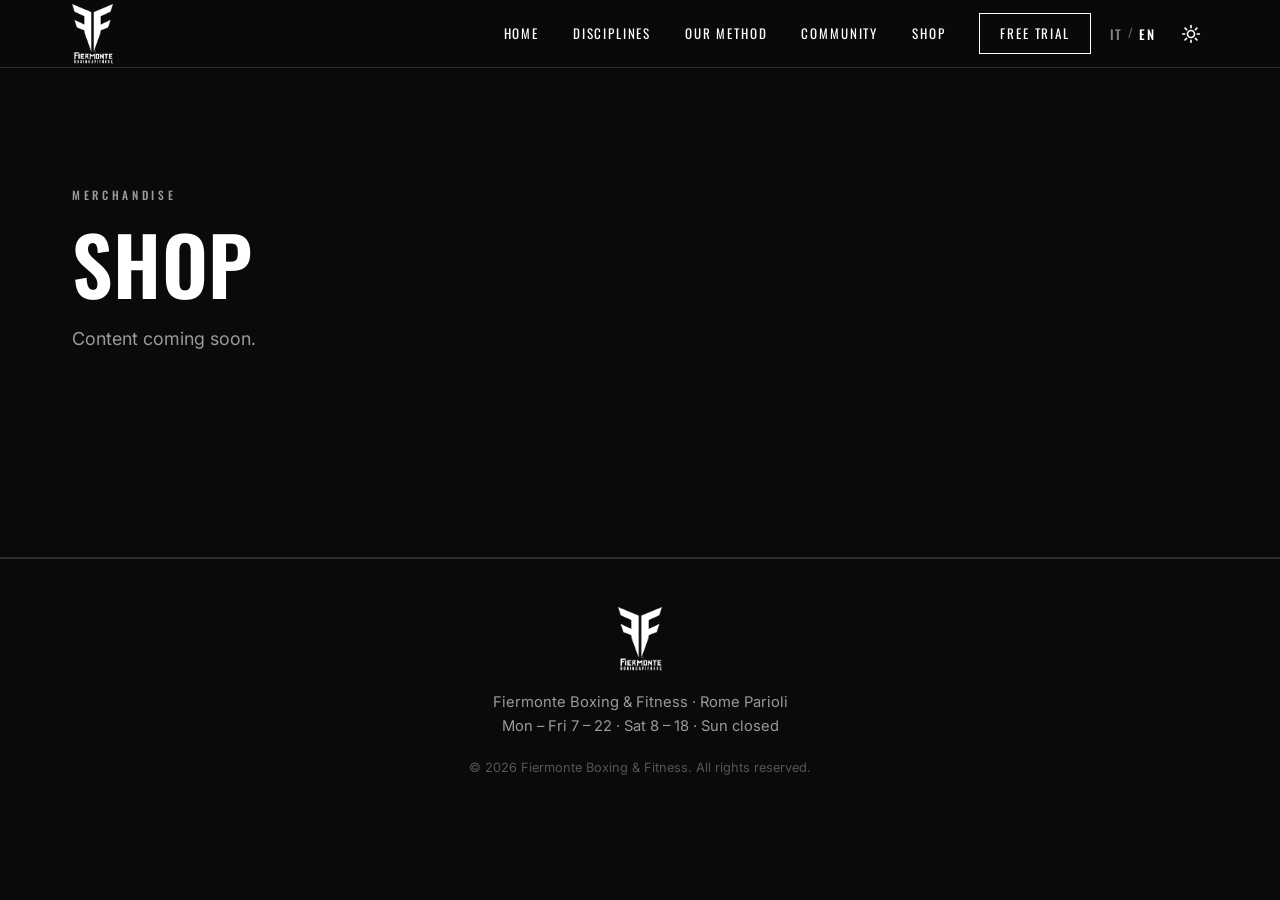
<file: shop.html>
<!DOCTYPE html>
<html lang="it">
<head>
  <meta charset="UTF-8" />
  <meta name="viewport" content="width=device-width, initial-scale=1.0" />
  <title>Shop — Fiermonte Boxing &amp; Fitness</title>
  <meta name="description" content="Shop di Fiermonte Boxing & Fitness: merchandise e prenotazione con ritiro in palestra." />

  <link rel="preconnect" href="https://fonts.googleapis.com" />
  <link rel="preconnect" href="https://fonts.gstatic.com" crossorigin />
  <link href="https://fonts.googleapis.com/css2?family=Oswald:wght@300;400;500;600;700&family=Inter:wght@300;400;500;600&display=swap" rel="stylesheet" />
  <link rel="stylesheet" href="css/style.css" />

  <script>
    (function () {
      try {
        var t = localStorage.getItem('fiermonte_theme');
        document.documentElement.setAttribute('data-theme', t === 'light' ? 'light' : 'dark');
      } catch (e) { document.documentElement.setAttribute('data-theme', 'dark'); }
    })();
  </script>
</head>
<body class="page" data-solid-header="true">

  <!-- ============================= HEADER ============================= -->
  <header class="site-header" id="siteHeader">
    <div class="container header-inner">
      <a href="index.html#hero" class="brand" aria-label="Fiermonte Boxing & Fitness — home">
        <img src="media/logo/logo-white.png" alt="Fiermonte Boxing & Fitness" class="brand-logo logo-dark-bg" />
        <img src="media/logo/logo-dark.png" alt="" aria-hidden="true" class="brand-logo logo-light-bg" />
      </a>

      <div class="header-actions">
        <nav class="nav" id="mainNav" aria-label="Navigazione principale">
          <div class="nav-item has-dropdown is-link">
            <a href="index.html#hero" class="nav-link nav-dropdown-toggle" data-i18n="nav.home">Home</a>
            <div class="nav-dropdown">
              <a href="index.html#chi-siamo" class="nav-drop-link" data-i18n="nav.about">Chi siamo</a>
              <a href="storia.html" class="nav-drop-link" data-i18n="nav.history">Storia</a>
              <a href="team.html" class="nav-drop-link" data-i18n="nav.team">Team</a>
            </div>
          </div>
          <div class="nav-item has-dropdown is-link">
            <a href="discipline.html" class="nav-link nav-dropdown-toggle" data-i18n="nav.disciplines">Discipline</a>
            <div class="nav-dropdown">
              <a href="discipline.html" class="nav-drop-link" data-i18n="nav.list">Cosa offriamo</a>
              <a href="calendario.html" class="nav-drop-link" data-i18n="nav.calendar">Calendario</a>
            </div>
          </div>
          <a href="metodo.html" class="nav-link" data-i18n="nav.plus">Il nostro metodo</a>
          <a href="community.html" class="nav-link" data-i18n="nav.community">Community</a>
          <a href="shop.html" class="nav-link" data-i18n="nav.shop">Shop</a>
          <a href="index.html#contatti" class="nav-link nav-cta" data-i18n="nav.trial">Prova gratuita</a>
        </nav>

        <div class="lang-switch" role="group" aria-label="Lingua / Language">
          <button type="button" class="lang-btn" data-lang="it" aria-pressed="true">IT</button>
          <span class="lang-sep">/</span>
          <button type="button" class="lang-btn" data-lang="en" aria-pressed="false">EN</button>
        </div>

        <button type="button" class="theme-toggle" id="themeToggle" aria-label="Cambia tema chiaro/scuro">
          <svg class="icon-sun" viewBox="0 0 24 24" fill="none" stroke="currentColor" stroke-width="2" stroke-linecap="round" aria-hidden="true">
            <circle cx="12" cy="12" r="4.2"></circle>
            <path d="M12 2v2.5M12 19.5V22M2 12h2.5M19.5 12H22M4.9 4.9l1.8 1.8M17.3 17.3l1.8 1.8M19.1 4.9l-1.8 1.8M6.7 17.3l-1.8 1.8"></path>
          </svg>
          <svg class="icon-moon" viewBox="0 0 24 24" fill="currentColor" aria-hidden="true">
            <path d="M21 12.8A8.5 8.5 0 1 1 11.2 3a6.8 6.8 0 0 0 9.8 9.8z"></path>
          </svg>
        </button>

        <button class="nav-toggle" id="navToggle" aria-label="Apri menu" aria-expanded="false" aria-controls="mainNav">
          <span></span><span></span><span></span>
        </button>
      </div>
    </div>
  </header>

  <main>
    <section class="section page-hero">
      <div class="container">
        <p class="overline reveal" data-i18n="page.shop.kicker">Merchandise</p>
        <h1 class="section-title reveal" data-i18n="page.shop.title">Shop</h1>
        <p class="lead reveal" data-i18n="page.soon">Contenuti in arrivo.</p>
      </div>
    </section>
  </main>

  <!-- ============================= FOOTER ============================= -->
  <footer class="site-footer">
    <div class="container footer-inner">
      <img src="media/logo/logo-white.png" alt="Fiermonte Boxing & Fitness" class="footer-logo logo-dark-bg" />
      <img src="media/logo/logo-dark.png" alt="" aria-hidden="true" class="footer-logo logo-light-bg" />
      <div class="footer-meta">
        <p data-i18n="footer.line1">Fiermonte Boxing &amp; Fitness · Roma Parioli</p>
        <p data-i18n="footer.line2">Aperti tutti i giorni · 7:00 – 22:00</p>
      </div>
      <p class="footer-copy" id="footerCopy"></p>
    </div>
  </footer>

  <script src="js/i18n.js"></script>
  <script src="js/main.js"></script>
</body>
</html>
</file>
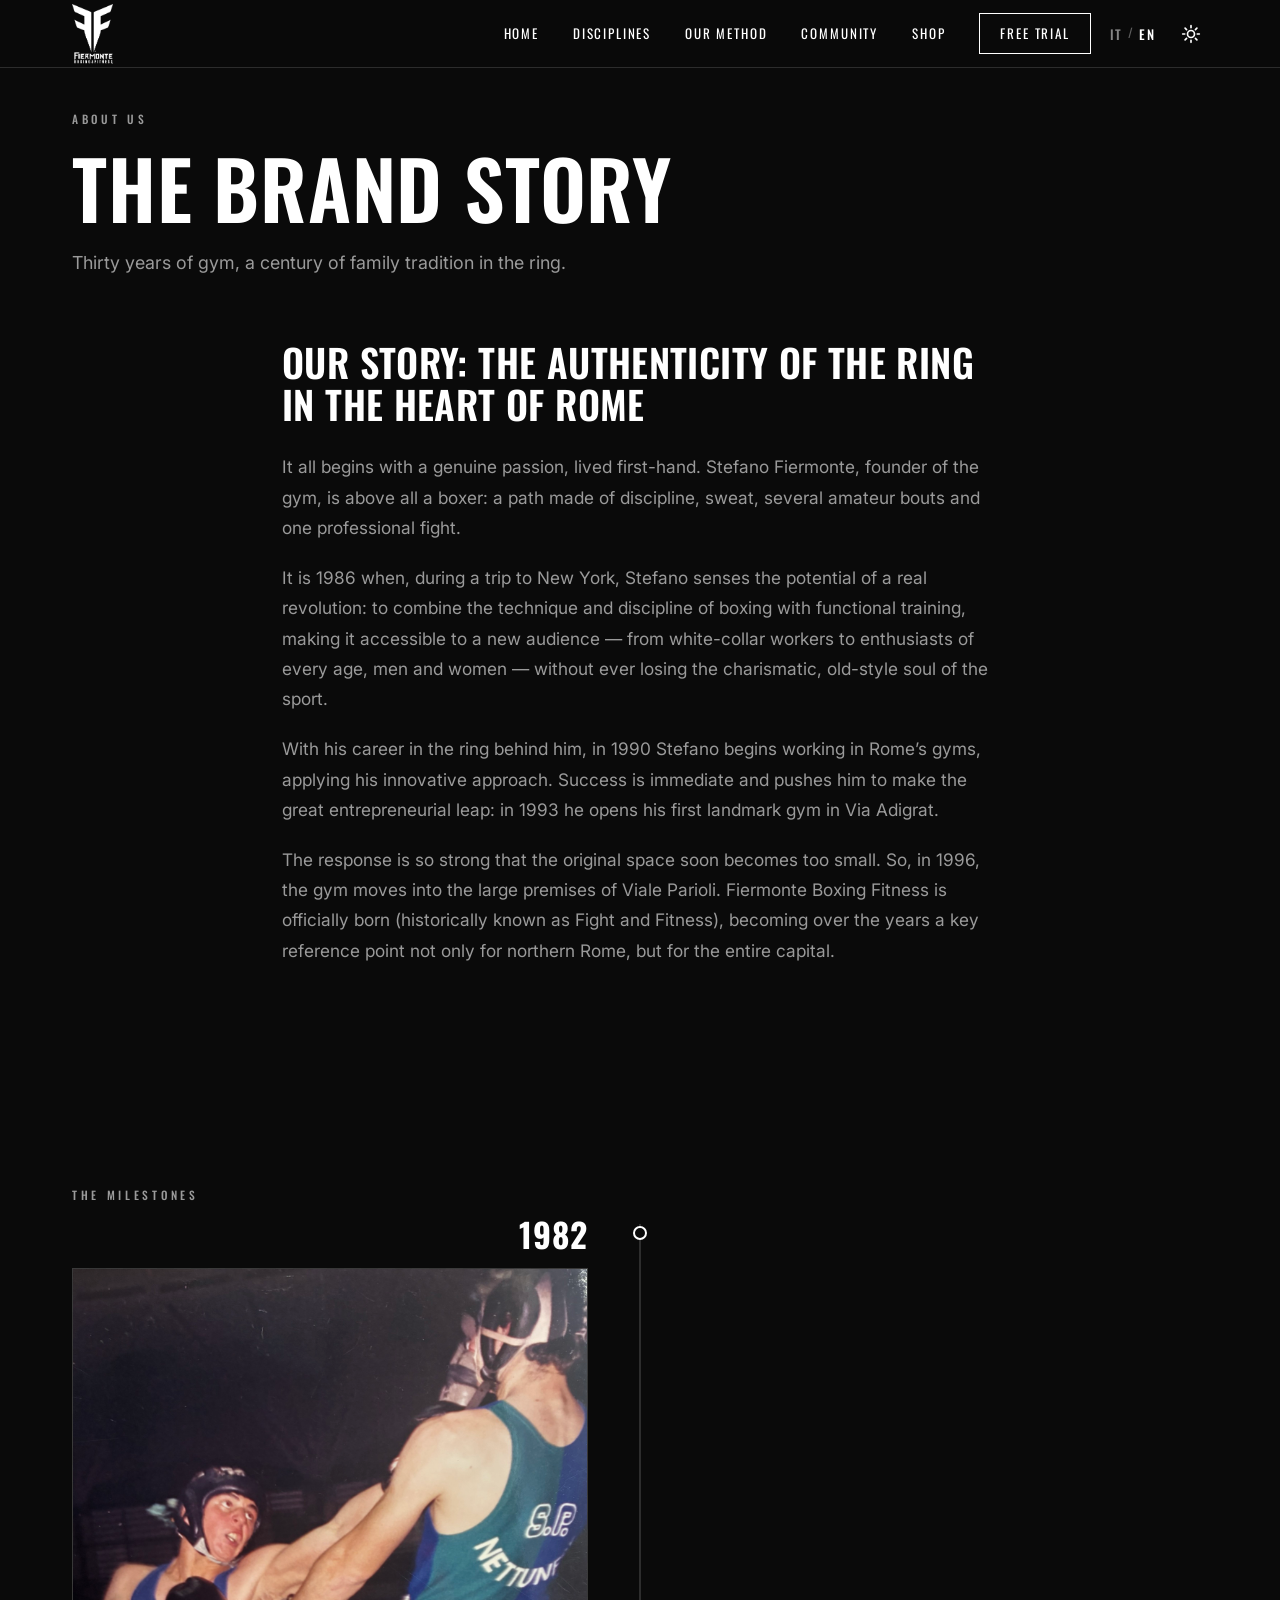
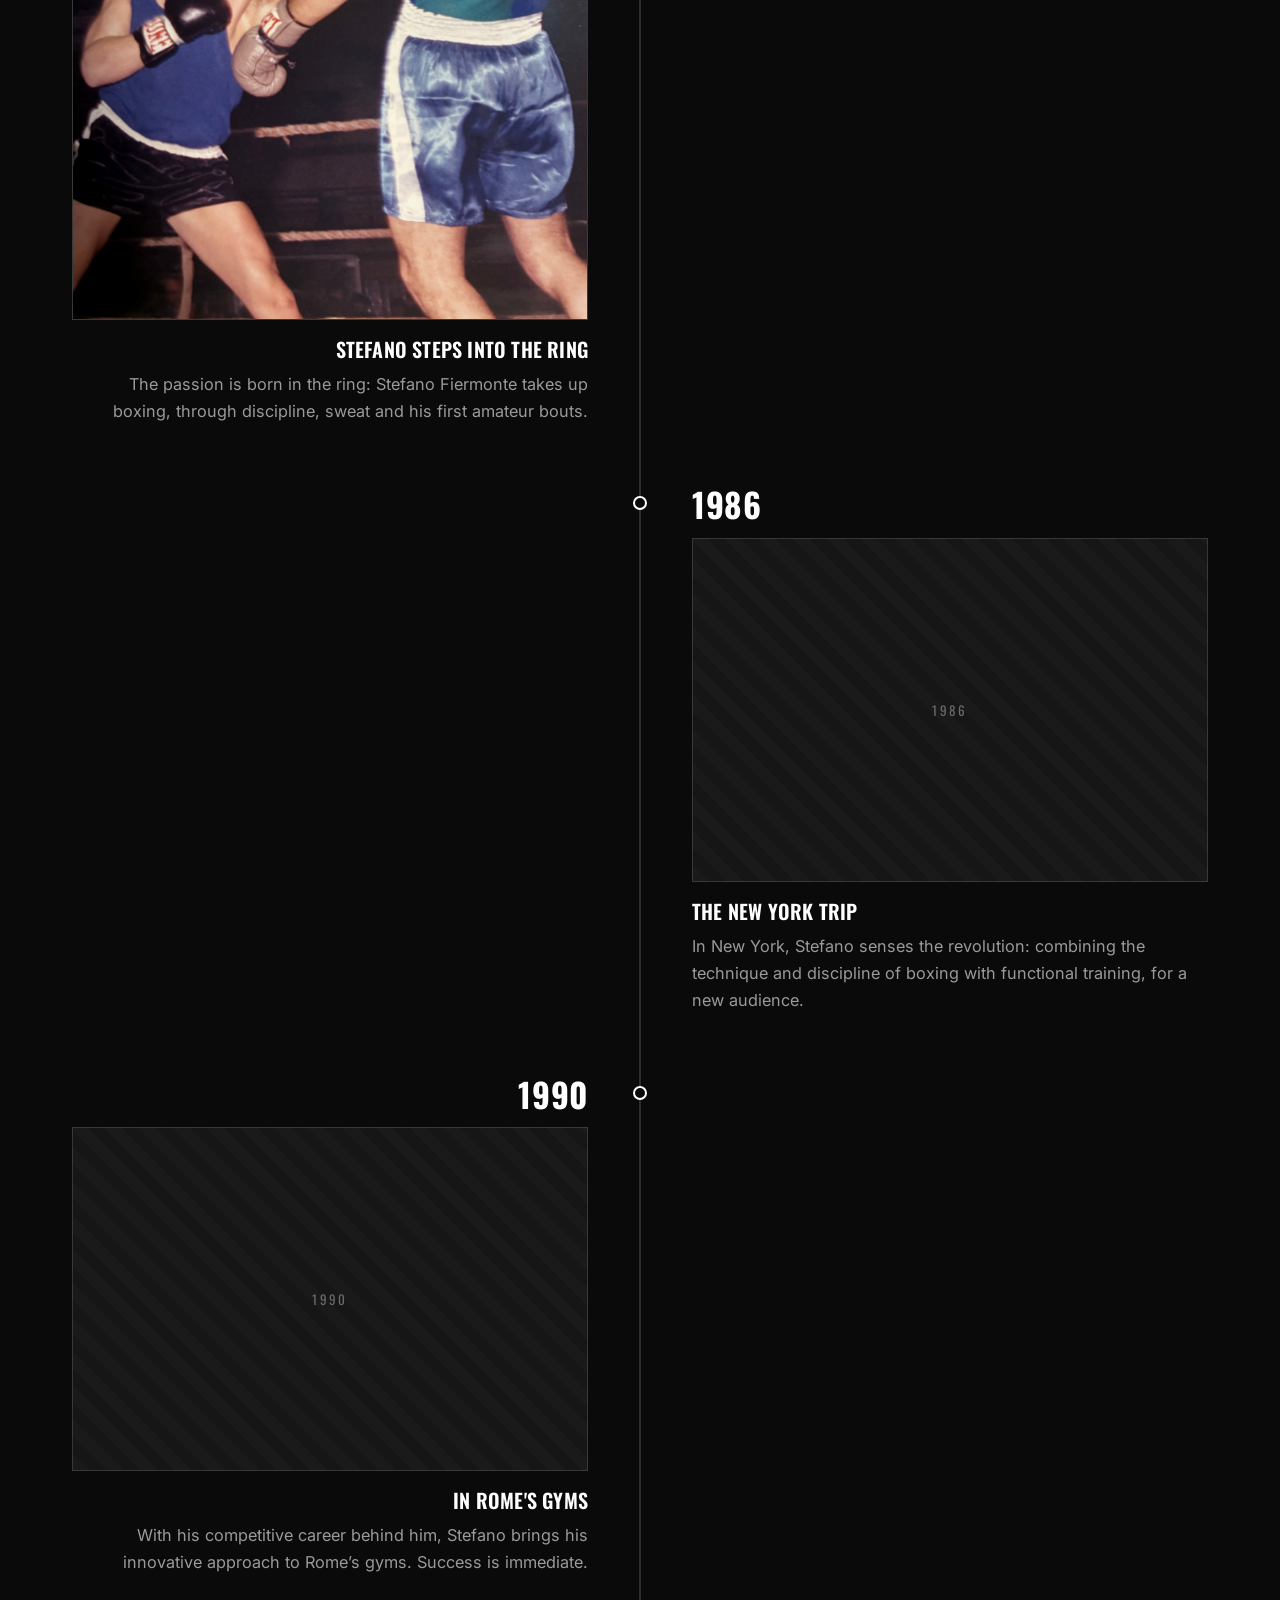
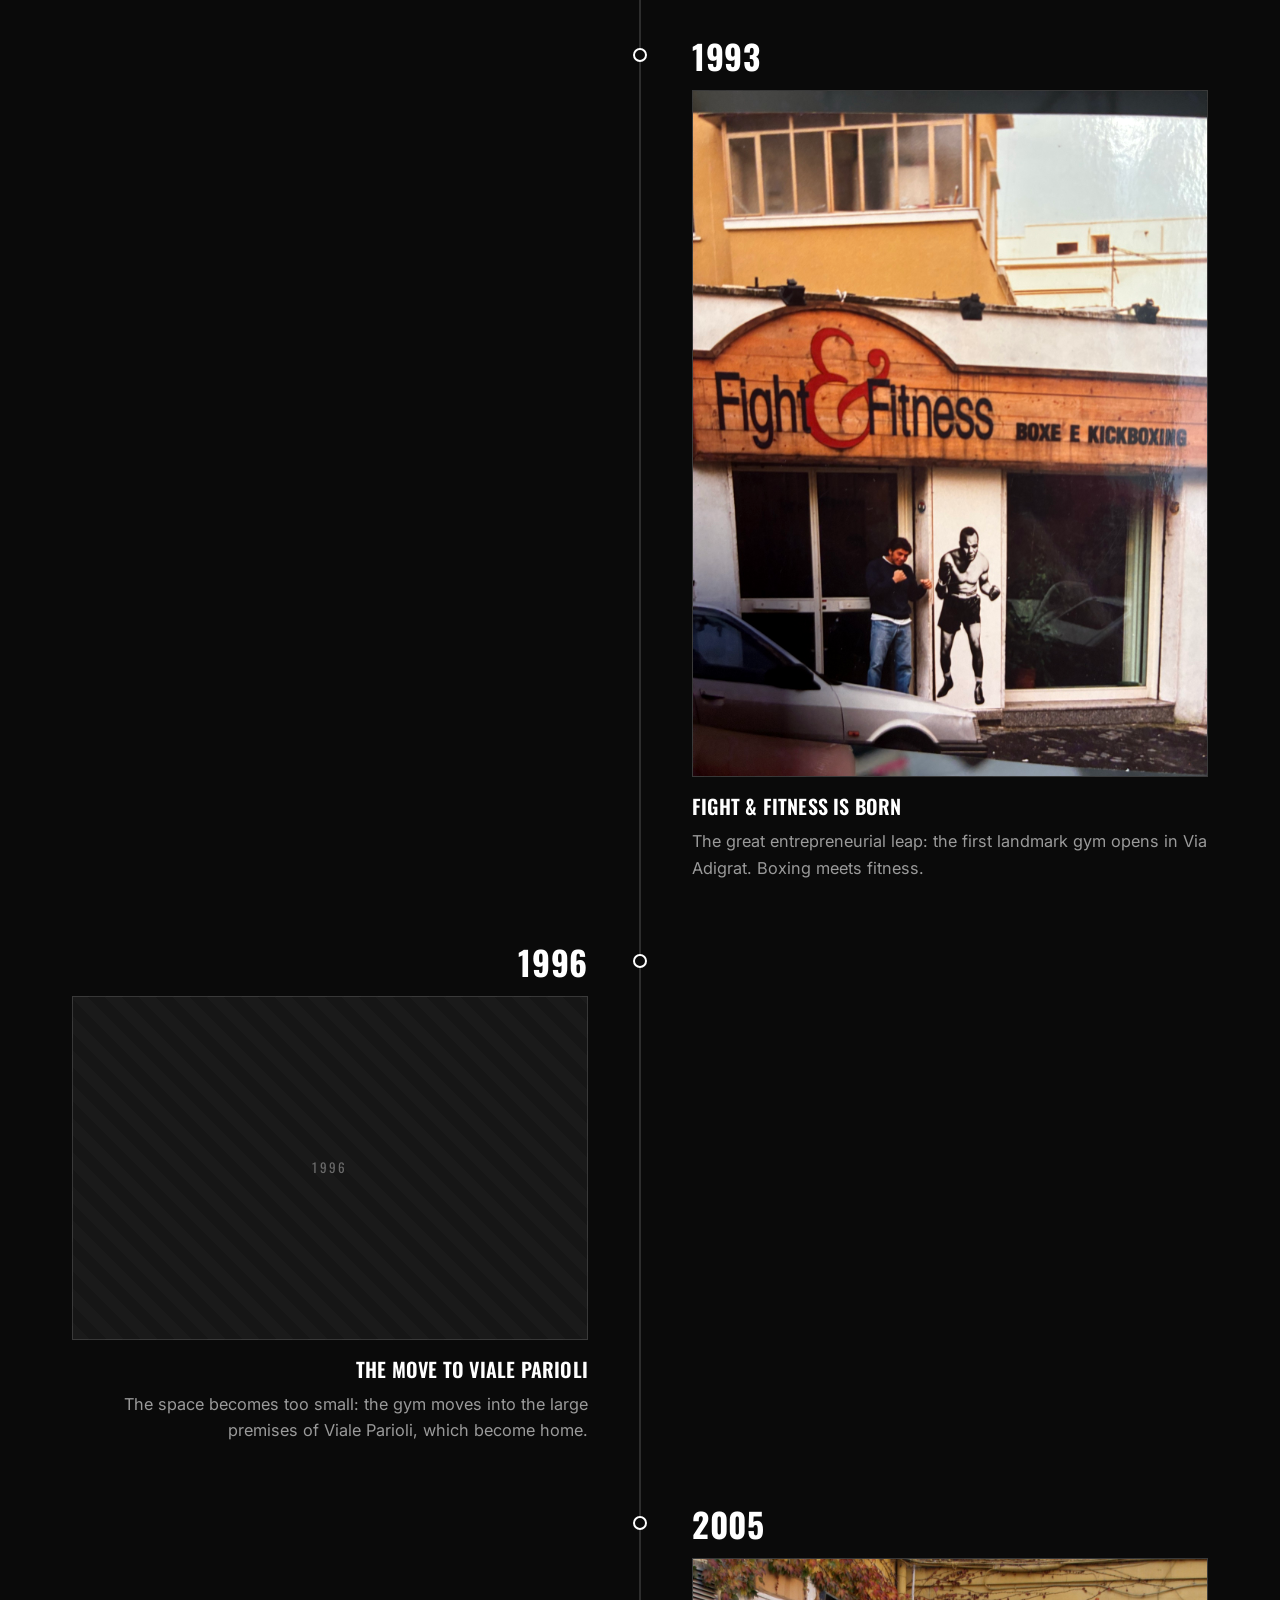
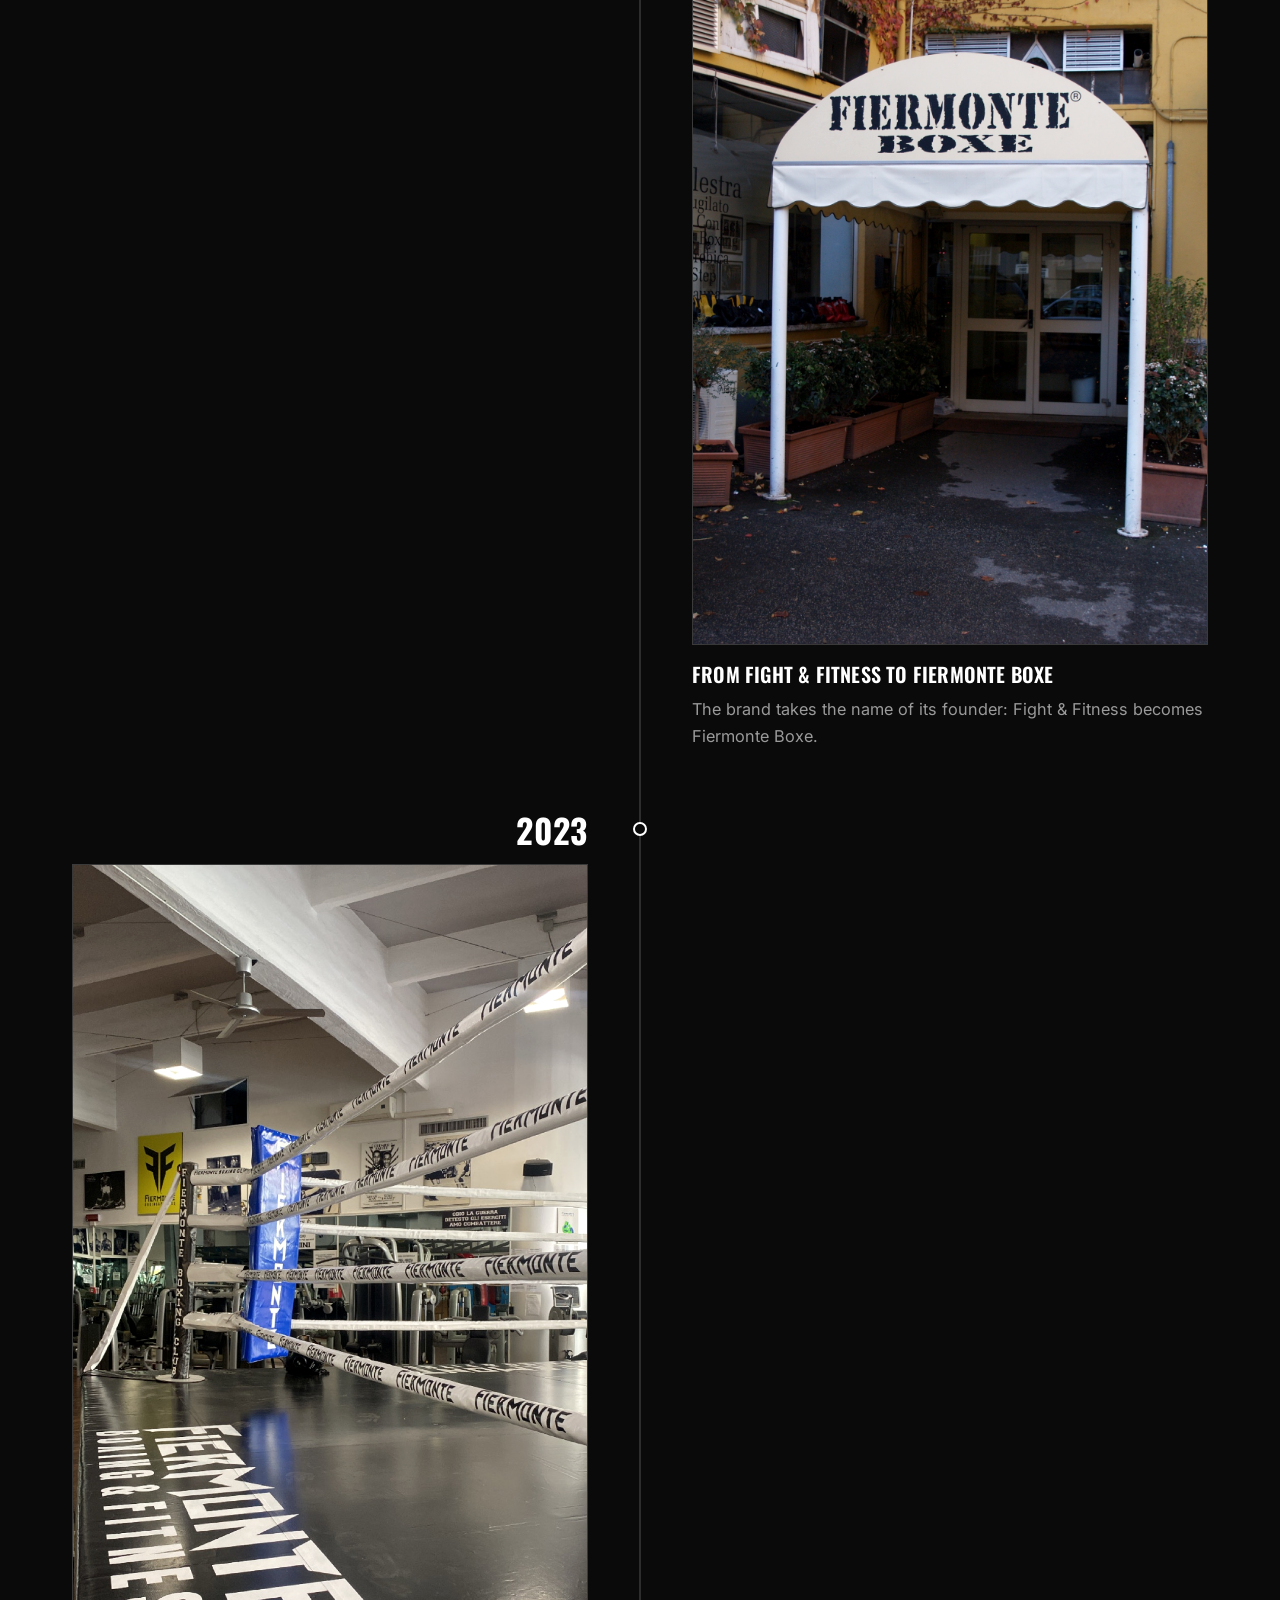
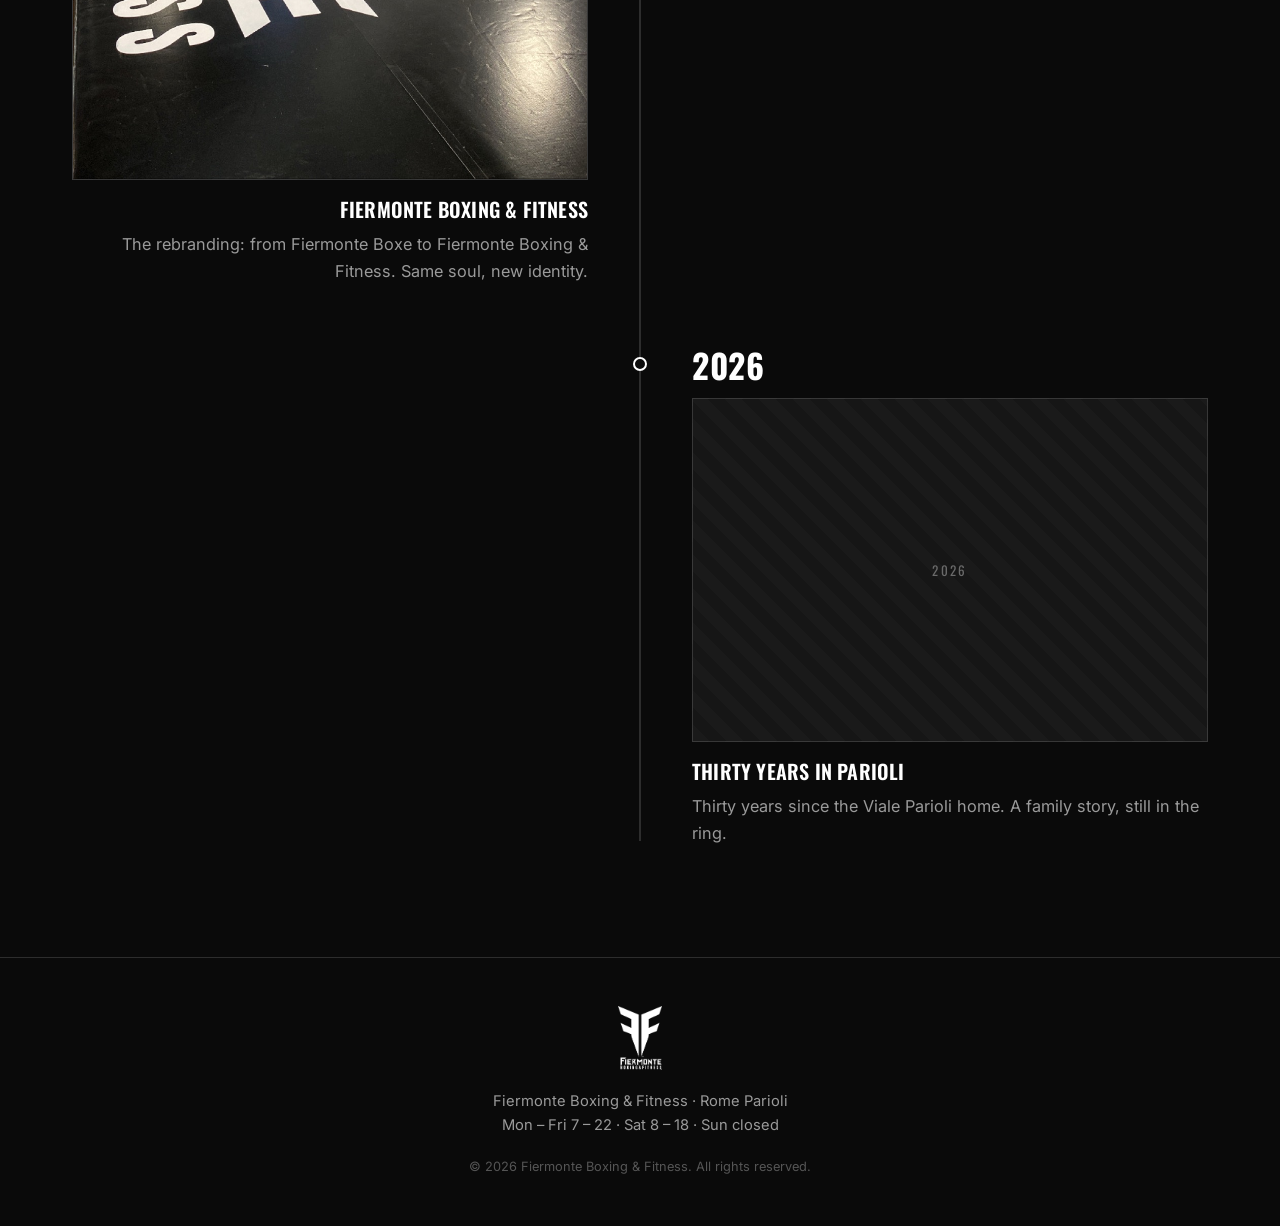
<file: storia.html>
<!DOCTYPE html>
<html lang="it">
<head>
  <meta charset="UTF-8" />
  <meta name="viewport" content="width=device-width, initial-scale=1.0" />
  <title>Storia — Fiermonte Boxing &amp; Fitness</title>
  <meta name="description" content="La storia di Fiermonte Boxing & Fitness, boutique boxing ai Parioli dal 1996." />

  <link rel="preconnect" href="https://fonts.googleapis.com" />
  <link rel="preconnect" href="https://fonts.gstatic.com" crossorigin />
  <link href="https://fonts.googleapis.com/css2?family=Oswald:wght@300;400;500;600;700&family=Inter:wght@300;400;500;600&display=swap" rel="stylesheet" />
  <link rel="stylesheet" href="css/style.css" />

  <script>
    (function () {
      try {
        var t = localStorage.getItem('fiermonte_theme');
        document.documentElement.setAttribute('data-theme', t === 'light' ? 'light' : 'dark');
      } catch (e) { document.documentElement.setAttribute('data-theme', 'dark'); }
    })();
  </script>
</head>
<body class="page" data-solid-header="true">

  <!-- ============================= HEADER ============================= -->
  <header class="site-header" id="siteHeader">
    <div class="container header-inner">
      <a href="index.html#hero" class="brand" aria-label="Fiermonte Boxing & Fitness — home">
        <img src="media/logo/logo-white.png" alt="Fiermonte Boxing & Fitness" class="brand-logo logo-dark-bg" />
        <img src="media/logo/logo-dark.png" alt="" aria-hidden="true" class="brand-logo logo-light-bg" />
      </a>

      <div class="header-actions">
        <nav class="nav" id="mainNav" aria-label="Navigazione principale">
          <div class="nav-item has-dropdown is-link">
            <a href="index.html#hero" class="nav-link nav-dropdown-toggle" data-i18n="nav.home">Home</a>
            <div class="nav-dropdown">
              <a href="index.html#chi-siamo" class="nav-drop-link" data-i18n="nav.about">Chi siamo</a>
              <a href="storia.html" class="nav-drop-link" data-i18n="nav.history">Storia</a>
              <a href="team.html" class="nav-drop-link" data-i18n="nav.team">Team</a>
            </div>
          </div>
          <div class="nav-item has-dropdown is-link">
            <a href="discipline.html" class="nav-link nav-dropdown-toggle" data-i18n="nav.disciplines">Discipline</a>
            <div class="nav-dropdown">
              <a href="discipline.html" class="nav-drop-link" data-i18n="nav.list">Cosa offriamo</a>
              <a href="calendario.html" class="nav-drop-link" data-i18n="nav.calendar">Calendario</a>
            </div>
          </div>
          <a href="metodo.html" class="nav-link" data-i18n="nav.plus">Il nostro metodo</a>
          <a href="community.html" class="nav-link" data-i18n="nav.community">Community</a>
          <a href="shop.html" class="nav-link" data-i18n="nav.shop">Shop</a>
          <a href="index.html#contatti" class="nav-link nav-cta" data-i18n="nav.trial">Prova gratuita</a>
        </nav>

        <div class="lang-switch" role="group" aria-label="Lingua / Language">
          <button type="button" class="lang-btn" data-lang="it" aria-pressed="true">IT</button>
          <span class="lang-sep">/</span>
          <button type="button" class="lang-btn" data-lang="en" aria-pressed="false">EN</button>
        </div>

        <button type="button" class="theme-toggle" id="themeToggle" aria-label="Cambia tema chiaro/scuro">
          <svg class="icon-sun" viewBox="0 0 24 24" fill="none" stroke="currentColor" stroke-width="2" stroke-linecap="round" aria-hidden="true">
            <circle cx="12" cy="12" r="4.2"></circle>
            <path d="M12 2v2.5M12 19.5V22M2 12h2.5M19.5 12H22M4.9 4.9l1.8 1.8M17.3 17.3l1.8 1.8M19.1 4.9l-1.8 1.8M6.7 17.3l-1.8 1.8"></path>
          </svg>
          <svg class="icon-moon" viewBox="0 0 24 24" fill="currentColor" aria-hidden="true">
            <path d="M21 12.8A8.5 8.5 0 1 1 11.2 3a6.8 6.8 0 0 0 9.8 9.8z"></path>
          </svg>
        </button>

        <button class="nav-toggle" id="navToggle" aria-label="Apri menu" aria-expanded="false" aria-controls="mainNav">
          <span></span><span></span><span></span>
        </button>
      </div>
    </div>
  </header>

  <main>
    <section class="section page-hero page-hero--compact">
      <div class="container">
        <p class="overline reveal" data-i18n="page.kicker">Chi siamo</p>
        <h1 class="section-title reveal" data-i18n="page.history.title">La storia del brand</h1>
        <p class="lead reveal" data-i18n="page.history.lead">Trent'anni di palestra, un secolo di tradizione di famiglia sul ring.</p>
      </div>
    </section>

    <!-- Narrazione -->
    <section class="section storia-intro">
      <div class="container container--narrow">
        <h2 class="storia-h2 reveal" data-i18n="storia.intro.title">La nostra storia: l'autenticità del ring nel cuore di Roma</h2>
        <p class="prose-p reveal" data-i18n="storia.intro.p1"></p>
        <p class="prose-p reveal" data-i18n="storia.intro.p2"></p>
        <p class="prose-p reveal" data-i18n="storia.intro.p3"></p>
        <p class="prose-p reveal" data-i18n="storia.intro.p4"></p>
      </div>
    </section>

    <!-- Timeline scorrevole (righe generate da JS: renderStoriaTimeline) -->
    <section class="section storia-timeline-section">
      <div class="container">
        <p class="overline reveal" data-i18n="storia.timeline.title">Le tappe</p>
        <div class="tl" id="storiaTimeline"></div>
      </div>
    </section>

  </main>

  <!-- ============================= FOOTER ============================= -->
  <footer class="site-footer">
    <div class="container footer-inner">
      <img src="media/logo/logo-white.png" alt="Fiermonte Boxing & Fitness" class="footer-logo logo-dark-bg" />
      <img src="media/logo/logo-dark.png" alt="" aria-hidden="true" class="footer-logo logo-light-bg" />
      <div class="footer-meta">
        <p data-i18n="footer.line1">Fiermonte Boxing &amp; Fitness · Roma Parioli</p>
        <p data-i18n="footer.line2">Aperti tutti i giorni · 7:00 – 22:00</p>
      </div>
      <p class="footer-copy" id="footerCopy"></p>
    </div>
  </footer>

  <script src="js/i18n.js"></script>
  <script src="js/main.js"></script>
</body>
</html>
</file>
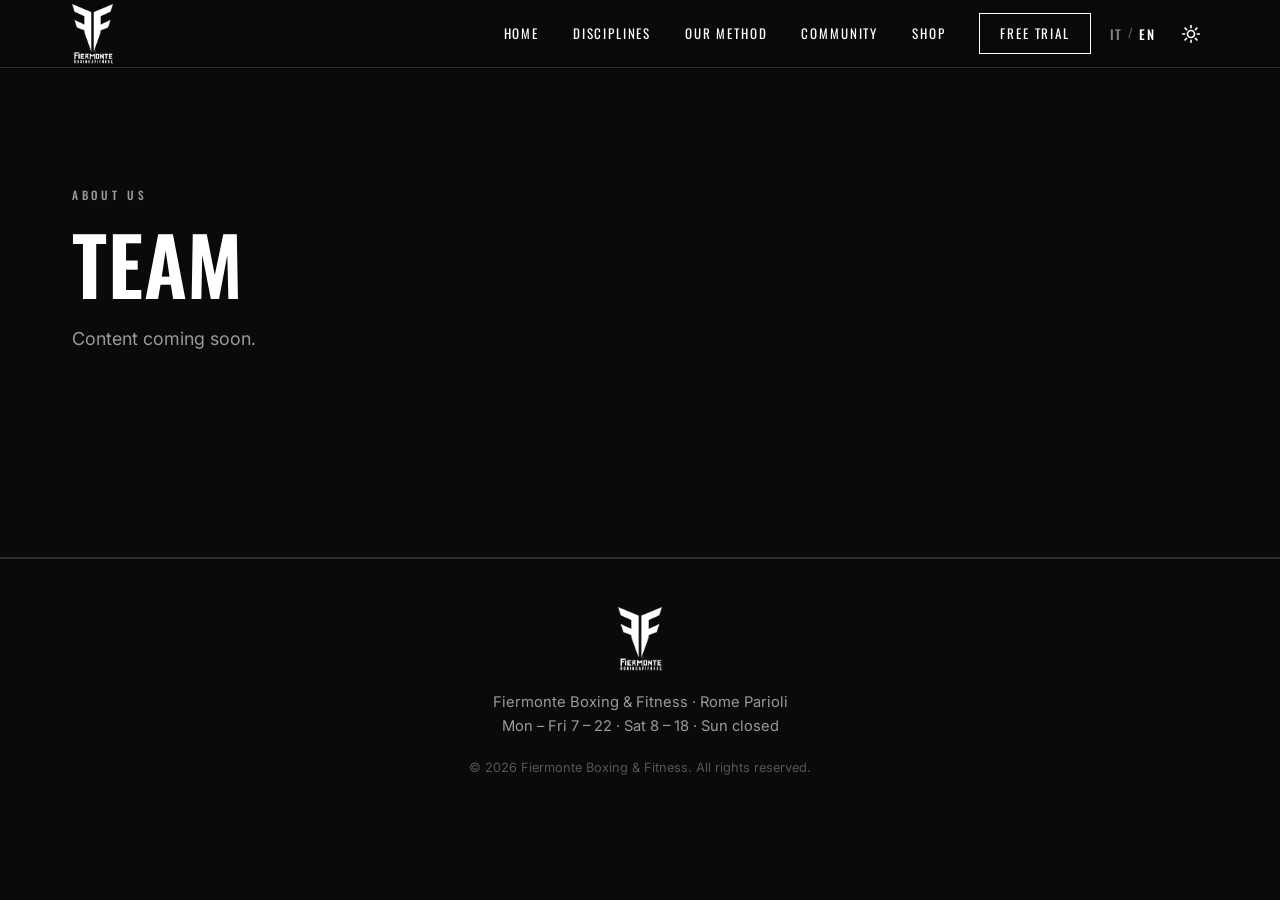
<file: team.html>
<!DOCTYPE html>
<html lang="it">
<head>
  <meta charset="UTF-8" />
  <meta name="viewport" content="width=device-width, initial-scale=1.0" />
  <title>Team — Fiermonte Boxing &amp; Fitness</title>
  <meta name="description" content="Il team di istruttori di Fiermonte Boxing & Fitness ai Parioli." />

  <link rel="preconnect" href="https://fonts.googleapis.com" />
  <link rel="preconnect" href="https://fonts.gstatic.com" crossorigin />
  <link href="https://fonts.googleapis.com/css2?family=Oswald:wght@300;400;500;600;700&family=Inter:wght@300;400;500;600&display=swap" rel="stylesheet" />
  <link rel="stylesheet" href="css/style.css" />

  <script>
    (function () {
      try {
        var t = localStorage.getItem('fiermonte_theme');
        document.documentElement.setAttribute('data-theme', t === 'light' ? 'light' : 'dark');
      } catch (e) { document.documentElement.setAttribute('data-theme', 'dark'); }
    })();
  </script>
</head>
<body class="page" data-solid-header="true">

  <!-- ============================= HEADER ============================= -->
  <header class="site-header" id="siteHeader">
    <div class="container header-inner">
      <a href="index.html#hero" class="brand" aria-label="Fiermonte Boxing & Fitness — home">
        <img src="media/logo/logo-white.png" alt="Fiermonte Boxing & Fitness" class="brand-logo logo-dark-bg" />
        <img src="media/logo/logo-dark.png" alt="" aria-hidden="true" class="brand-logo logo-light-bg" />
      </a>

      <div class="header-actions">
        <nav class="nav" id="mainNav" aria-label="Navigazione principale">
          <div class="nav-item has-dropdown is-link">
            <a href="index.html#hero" class="nav-link nav-dropdown-toggle" data-i18n="nav.home">Home</a>
            <div class="nav-dropdown">
              <a href="index.html#chi-siamo" class="nav-drop-link" data-i18n="nav.about">Chi siamo</a>
              <a href="storia.html" class="nav-drop-link" data-i18n="nav.history">Storia</a>
              <a href="team.html" class="nav-drop-link" data-i18n="nav.team">Team</a>
            </div>
          </div>
          <div class="nav-item has-dropdown is-link">
            <a href="discipline.html" class="nav-link nav-dropdown-toggle" data-i18n="nav.disciplines">Discipline</a>
            <div class="nav-dropdown">
              <a href="discipline.html" class="nav-drop-link" data-i18n="nav.list">Cosa offriamo</a>
              <a href="calendario.html" class="nav-drop-link" data-i18n="nav.calendar">Calendario</a>
            </div>
          </div>
          <a href="metodo.html" class="nav-link" data-i18n="nav.plus">Il nostro metodo</a>
          <a href="community.html" class="nav-link" data-i18n="nav.community">Community</a>
          <a href="shop.html" class="nav-link" data-i18n="nav.shop">Shop</a>
          <a href="index.html#contatti" class="nav-link nav-cta" data-i18n="nav.trial">Prova gratuita</a>
        </nav>

        <div class="lang-switch" role="group" aria-label="Lingua / Language">
          <button type="button" class="lang-btn" data-lang="it" aria-pressed="true">IT</button>
          <span class="lang-sep">/</span>
          <button type="button" class="lang-btn" data-lang="en" aria-pressed="false">EN</button>
        </div>

        <button type="button" class="theme-toggle" id="themeToggle" aria-label="Cambia tema chiaro/scuro">
          <svg class="icon-sun" viewBox="0 0 24 24" fill="none" stroke="currentColor" stroke-width="2" stroke-linecap="round" aria-hidden="true">
            <circle cx="12" cy="12" r="4.2"></circle>
            <path d="M12 2v2.5M12 19.5V22M2 12h2.5M19.5 12H22M4.9 4.9l1.8 1.8M17.3 17.3l1.8 1.8M19.1 4.9l-1.8 1.8M6.7 17.3l-1.8 1.8"></path>
          </svg>
          <svg class="icon-moon" viewBox="0 0 24 24" fill="currentColor" aria-hidden="true">
            <path d="M21 12.8A8.5 8.5 0 1 1 11.2 3a6.8 6.8 0 0 0 9.8 9.8z"></path>
          </svg>
        </button>

        <button class="nav-toggle" id="navToggle" aria-label="Apri menu" aria-expanded="false" aria-controls="mainNav">
          <span></span><span></span><span></span>
        </button>
      </div>
    </div>
  </header>

  <main>
    <section class="section page-hero">
      <div class="container">
        <p class="overline reveal" data-i18n="page.kicker">Chi siamo</p>
        <h1 class="section-title reveal" data-i18n="page.team.title">Team</h1>
        <p class="lead reveal" data-i18n="page.soon">Contenuti in arrivo.</p>
      </div>
    </section>
  </main>

  <!-- ============================= FOOTER ============================= -->
  <footer class="site-footer">
    <div class="container footer-inner">
      <img src="media/logo/logo-white.png" alt="Fiermonte Boxing & Fitness" class="footer-logo logo-dark-bg" />
      <img src="media/logo/logo-dark.png" alt="" aria-hidden="true" class="footer-logo logo-light-bg" />
      <div class="footer-meta">
        <p data-i18n="footer.line1">Fiermonte Boxing &amp; Fitness · Roma Parioli</p>
        <p data-i18n="footer.line2">Aperti tutti i giorni · 7:00 – 22:00</p>
      </div>
      <p class="footer-copy" id="footerCopy"></p>
    </div>
  </footer>

  <script src="js/i18n.js"></script>
  <script src="js/main.js"></script>
</body>
</html>
</file>
<file: css/style.css>
/* =====================================================================
   FIERMONTE BOXING & FITNESS — style.css
   Minimal bianco/nero · mobile-first · nessun framework
   Temi: scuro (default) e chiaro, via [data-theme] su <html>.
   ===================================================================== */

/* ---------- Token di tema ---------- */
:root {
  /* palette grezza */
  --font-display: 'Oswald', Impact, sans-serif;
  --font-body: 'Inter', -apple-system, BlinkMacSystemFont, 'Segoe UI', sans-serif;
  --header-h: 68px;
  --maxw: 1180px;
  --ease: cubic-bezier(0.22, 1, 0.36, 1);

  /* TEMA SCURO (default) */
  --bg: #0a0a0a;
  --bg-alt: #141414;
  --fg: #ffffff;
  --fg-muted: #9a9a9a;
  --fg-faint: #555555;
  --line: rgba(255, 255, 255, 0.14);
  --card-bg: #0a0a0a;
  --card-bg-hover: #141414;
  --btn-bg: #ffffff;
  --btn-fg: #0a0a0a;
  --header-bg: rgba(10, 10, 10, 0.92);
  --placeholder-a: #1a1a1a;
  --placeholder-b: #161616;
  --placeholder-fg: #6a6a6a;
}

:root[data-theme="light"] {
  --bg: #ffffff;
  --bg-alt: #f4f4f3;
  --fg: #0f0f0f;
  --fg-muted: #6a6a6a;
  --fg-faint: #a0a0a0;
  --line: rgba(0, 0, 0, 0.14);
  --card-bg: #ffffff;
  --card-bg-hover: #f4f4f3;
  --btn-bg: #0f0f0f;
  --btn-fg: #ffffff;
  --header-bg: rgba(255, 255, 255, 0.9);
  --placeholder-a: #e7e7e5;
  --placeholder-b: #efefed;
  --placeholder-fg: #b3b3b3;
}

/* ---------- Reset ---------- */
*, *::before, *::after { box-sizing: border-box; margin: 0; padding: 0; }

html { scroll-behavior: smooth; -webkit-text-size-adjust: 100%; }

body {
  font-family: var(--font-body);
  background: var(--bg);
  color: var(--fg);
  line-height: 1.6;
  font-weight: 400;
  overflow-x: hidden;
  -webkit-font-smoothing: antialiased;
  transition: background .4s var(--ease), color .4s var(--ease);
}

img, video { display: block; max-width: 100%; }
a { color: inherit; text-decoration: none; }
button { font-family: inherit; cursor: pointer; border: none; background: none; }
ul { list-style: none; }

/* ---------- Layout helper ---------- */
.container {
  width: 100%;
  max-width: var(--maxw);
  margin-inline: auto;
  padding-inline: 22px;
}

.section { padding-block: 88px; }

/* ---------- Tipografia condivisa ---------- */
.overline {
  font-family: var(--font-display);
  text-transform: uppercase;
  letter-spacing: 0.32em;
  font-size: 0.72rem;
  font-weight: 500;
  color: var(--fg-muted);
  margin-bottom: 20px;
}

.section-title {
  font-family: var(--font-display);
  text-transform: uppercase;
  font-weight: 600;
  line-height: 0.98;
  letter-spacing: 0.01em;
  font-size: clamp(2.1rem, 7vw, 3.6rem);
}

.section-head { margin-bottom: 46px; }
.section-head.center { text-align: center; max-width: 640px; margin-inline: auto; }

.lead {
  font-size: 1.12rem;
  font-weight: 400;
  color: var(--fg);
  opacity: 0.92;
  margin-bottom: 18px;
}

/* ---------- Bottoni ---------- */
.btn {
  display: inline-block;
  font-family: var(--font-display);
  text-transform: uppercase;
  letter-spacing: 0.14em;
  font-size: 0.86rem;
  font-weight: 500;
  padding: 16px 32px;
  transition: transform .3s var(--ease), background .3s var(--ease), color .3s var(--ease);
}
.btn-primary {
  background: var(--btn-bg);
  color: var(--btn-fg);
  border: 1.5px solid var(--btn-bg);
}
.btn-primary:hover { background: transparent; color: var(--fg); transform: translateY(-2px); }
.btn-ghost {
  background: transparent; color: var(--fg);
  border: 1.5px solid var(--line);
}
.btn-ghost:hover { border-color: var(--fg); transform: translateY(-2px); }
.btn-block { width: 100%; text-align: center; }

/* =====================================================================
   HEADER
   Colori guidati da --hdr-* cosi' si adattano a scroll e tema.
   Non scrollato = trasparente sopra l'hero scuro -> testo bianco.
   Scrollato = sfondo del tema -> testo del tema.
   Menu aperto = trasparente sopra overlay scuro -> testo bianco.
   ===================================================================== */
.site-header {
  --hdr-fg: #ffffff;      /* colore icone/testo header */
  --hdr-fg-inv: #0a0a0a;  /* colore opposto (per hover pieni) */
  --hdr-bg: transparent;
  --hdr-border: transparent;

  position: fixed;
  inset: 0 0 auto 0;
  height: var(--header-h);
  z-index: 100;
  display: flex;
  align-items: center;
  background: var(--hdr-bg);
  border-bottom: 1px solid var(--hdr-border);
  transition: background .4s var(--ease), border-color .4s var(--ease);
}
.site-header.scrolled {
  --hdr-fg: var(--fg);
  --hdr-fg-inv: var(--bg);
  --hdr-bg: var(--header-bg);
  --hdr-border: var(--line);
  backdrop-filter: blur(10px);
}
/* Quando il menu mobile e' aperto l'header torna trasparente su overlay scuro */
.site-header.menu-open {
  --hdr-fg: #ffffff;
  --hdr-fg-inv: #0a0a0a;
  --hdr-bg: transparent;
  --hdr-border: transparent;
  backdrop-filter: none;
}

.header-inner {
  display: flex;
  align-items: center;
  justify-content: space-between;
}
.brand { display: inline-flex; align-items: center; }
.brand-logo { height: 60px; width: auto; }
/* Scambio logo: chiaro su fondo scuro, scuro su fondo chiaro */
.logo-light-bg { display: none; }   /* logo scuro, per header chiaro */
:root[data-theme="light"] .site-header.scrolled:not(.menu-open) .brand .logo-dark-bg { display: none; }
:root[data-theme="light"] .site-header.scrolled:not(.menu-open) .brand .logo-light-bg { display: block; }

.header-actions { display: flex; align-items: center; gap: 18px; }

/* Selettore lingua IT / EN */
.lang-switch {
  display: flex; align-items: center; gap: 5px;
  font-family: var(--font-display);
}
.lang-btn {
  color: var(--hdr-fg);
  opacity: 0.5;
  font-family: inherit;
  text-transform: uppercase;
  letter-spacing: 0.1em;
  font-size: 0.82rem;
  font-weight: 500;
  padding: 4px 1px;
  transition: opacity .25s var(--ease), color .25s var(--ease);
}
.lang-btn:hover { opacity: 0.85; }
.lang-btn.active { opacity: 1; }
.lang-sep { color: var(--hdr-fg); opacity: 0.35; font-size: 0.8rem; }

/* Toggle tema chiaro/scuro */
.theme-toggle {
  width: 34px; height: 34px;
  display: flex; align-items: center; justify-content: center;
  color: var(--hdr-fg);
  transition: opacity .25s var(--ease);
}
.theme-toggle:hover { opacity: 0.65; }
.theme-toggle svg { width: 20px; height: 20px; display: block; }
.theme-toggle .icon-moon { display: none; }
:root[data-theme="light"] .theme-toggle .icon-sun { display: none; }
:root[data-theme="light"] .theme-toggle .icon-moon { display: block; }

.nav { display: none; }
.nav-link {
  font-family: var(--font-display);
  text-transform: uppercase;
  letter-spacing: 0.14em;
  font-size: 0.82rem;
  font-weight: 400;
  color: var(--hdr-fg);
  transition: opacity .25s;
}
.nav-link:hover { opacity: 0.6; }
.nav-cta {
  border: 1.5px solid var(--hdr-fg);
  padding: 9px 20px;
}
.nav-cta:hover { background: var(--hdr-fg); color: var(--hdr-fg-inv); opacity: 1; }

/* Hamburger */
.nav-toggle {
  width: 42px; height: 42px;
  display: flex; flex-direction: column;
  justify-content: center; align-items: center; gap: 5px;
  z-index: 110;
}
.nav-toggle span {
  width: 24px; height: 2px; background: var(--hdr-fg);
  transition: transform .3s var(--ease), opacity .3s var(--ease), background .3s var(--ease);
}
.nav-toggle.open span:nth-child(1) { transform: translateY(7px) rotate(45deg); }
.nav-toggle.open span:nth-child(2) { opacity: 0; }
.nav-toggle.open span:nth-child(3) { transform: translateY(-7px) rotate(-45deg); }

/* Menu a tendina "Chi siamo" */
.nav-item { position: relative; }
.nav-drop-link {
  font-family: var(--font-display);
  text-transform: uppercase;
  letter-spacing: 0.14em;
  font-weight: 400;
  transition: opacity .2s var(--ease), background .2s var(--ease);
}
.nav-drop-link:hover { opacity: 0.6; }

/* =====================================================================
   1. HERO  (sempre scuro/cinematografico in entrambi i temi)
   ===================================================================== */
.hero {
  position: relative;
  min-height: 100vh;
  min-height: 100svh;
  display: flex;
  align-items: center;
  overflow: hidden;
  background: radial-gradient(ellipse at 50% 30%, #1c1c1c 0%, #0a0a0a 70%);
}
/* Carosello foto di sfondo */
.hero-slideshow { position: absolute; inset: 0; z-index: 0; overflow: hidden; }
.hero-slide {
  position: absolute; inset: 0;
  opacity: 0;
  transition: opacity 1.2s var(--ease);
}
.hero-slide.active { opacity: 1; }
.hero-slide img {
  width: 100%; height: 100%;
  object-fit: cover;
  transform: scale(1.06);
}
.hero-slide.active img { animation: heroZoom 7.2s ease-out both; }
@keyframes heroZoom {
  from { transform: scale(1); }
  to   { transform: scale(1.1); }
}
.hero-slide.no-image {
  background: repeating-linear-gradient(45deg, #141414 0 14px, #0f0f0f 14px 28px);
  display: flex; align-items: center; justify-content: center;
}
.hero-slide.no-image img { display: none; }
.hero-slide.no-image::after {
  content: attr(data-label);
  font-family: var(--font-display);
  text-transform: uppercase;
  letter-spacing: 0.22em;
  font-size: 0.78rem;
  color: #3a3a3a;
}
.hero-overlay {
  position: absolute; inset: 0; z-index: 1;
  background: linear-gradient(180deg, rgba(0,0,0,0.35) 0%, rgba(0,0,0,0.55) 55%, rgba(0,0,0,0.8) 100%);
}
.hero-content { position: relative; z-index: 2; padding-top: var(--header-h); }
/* testo hero sempre chiaro (sta su immagini scure) */
.hero .overline { color: rgba(255,255,255,0.72); }
.hero-title {
  font-family: var(--font-display);
  text-transform: uppercase;
  font-weight: 700;
  line-height: 0.92;
  letter-spacing: 0.005em;
  font-size: clamp(2.9rem, 13vw, 6.5rem);
  margin: 14px 0 22px;
  color: #ffffff;
}
.hero-sub {
  font-size: 1.08rem;
  color: rgba(255,255,255,0.88);
  max-width: 520px;
  margin-bottom: 34px;
}
.hero .btn-primary { background: #ffffff; color: #0a0a0a; border-color: #ffffff; }
.hero .btn-primary:hover { background: transparent; color: #ffffff; }

/* Indicatore scroll */
.hero-scroll {
  position: absolute; bottom: 26px; left: 50%;
  transform: translateX(-50%); z-index: 2;
  width: 26px; height: 42px;
  border: 1.5px solid rgba(255,255,255,0.5);
  border-radius: 14px;
}
.hero-scroll span {
  position: absolute; top: 8px; left: 50%;
  width: 3px; height: 8px; background: #ffffff;
  border-radius: 2px; transform: translateX(-50%);
  animation: scrollDot 1.8s var(--ease) infinite;
}
@keyframes scrollDot {
  0% { opacity: 0; transform: translate(-50%, 0); }
  40% { opacity: 1; }
  80%, 100% { opacity: 0; transform: translate(-50%, 14px); }
}

/* =====================================================================
   PLACEHOLDER MEDIA (foto non ancora caricate)
   ===================================================================== */
.media-placeholder {
  position: relative;
  width: 100%;
  aspect-ratio: 4 / 5;
  background: repeating-linear-gradient(45deg, var(--placeholder-a) 0 12px, var(--placeholder-b) 12px 24px);
  border: 1px solid var(--line);
  display: flex; align-items: center; justify-content: center;
}
.media-placeholder span {
  font-family: var(--font-display);
  text-transform: uppercase;
  letter-spacing: 0.18em;
  font-size: 0.72rem;
  color: var(--placeholder-fg);
}

/* Foto di sezione (chi siamo / plus) con cornice, ritaglio e trattamento uniforme */
.section-media {
  position: relative;
  width: 100%;
  aspect-ratio: 4 / 5;
  overflow: hidden;
  border: 1px solid var(--line);
  background: repeating-linear-gradient(45deg, var(--placeholder-a) 0 12px, var(--placeholder-b) 12px 24px);
}
/* etichetta di fallback: visibile solo se la foto manca (img nascosta) */
.section-media::after {
  content: attr(data-label);
  position: absolute; inset: 0;
  display: flex; align-items: center; justify-content: center;
  font-family: var(--font-display);
  text-transform: uppercase; letter-spacing: 0.18em;
  font-size: 0.72rem; color: var(--placeholder-fg);
}
.section-photo {
  position: relative;
  width: 100%; height: 100%;
  object-fit: cover;
  display: block;
  z-index: 1;
  filter: contrast(1.05) saturate(0.92);
}

/* =====================================================================
   2. CHI SIAMO
   ===================================================================== */
.about { background: var(--bg); }
.about-grid { display: grid; gap: 40px; }
.about-media .media-placeholder { aspect-ratio: 4 / 5; }

/* =====================================================================
   3. DISCIPLINE
   ===================================================================== */
.disciplines { background: var(--bg); border-block: 1px solid var(--line); }
.disciplines-grid {
  display: grid;
  grid-template-columns: 1fr;
  gap: 1px;
  background: var(--line);
  border: 1px solid var(--line);
}
.discipline-card {
  position: relative;
  background: var(--card-bg);
  padding: 34px 28px 30px;
  min-height: 230px;
  display: flex;
  flex-direction: column;
  justify-content: flex-end;
  overflow: hidden;
  transition: background .35s var(--ease);
}
.discipline-card:hover { background: var(--card-bg-hover); }
.discipline-index {
  position: absolute; top: 26px; right: 26px;
  font-family: var(--font-display);
  font-size: 0.8rem; letter-spacing: 0.1em;
  color: var(--fg-faint);
}
.discipline-name {
  font-family: var(--font-display);
  text-transform: uppercase;
  font-weight: 600;
  font-size: 1.7rem;
  line-height: 1;
  letter-spacing: 0.01em;
  margin-bottom: 12px;
  color: var(--fg);
}
.discipline-desc { color: var(--fg-muted); font-size: 0.98rem; max-width: 42ch; }
.discipline-card::after {
  content: ""; position: absolute; left: 28px; bottom: 0;
  width: 34px; height: 3px; background: var(--fg);
  transform: scaleX(0); transform-origin: left;
  transition: transform .4s var(--ease);
}
.discipline-card:hover::after { transform: scaleX(1); }

/* Home "Cosa offriamo": due schede Boxing / Fitness, identiche a quelle
   della pagina Discipline, con freccia delicata "Per saperne di più".
   Lo stile base è condiviso con .disc-cat-head (vedi pagina Discipline). */
.disc-home-cats { display: grid; grid-template-columns: 1fr; gap: 18px; }
.disc-home-card { text-decoration: none; }
.disc-home-more {
  font-family: var(--font-display); text-transform: uppercase;
  letter-spacing: 0.18em; font-size: 0.72rem; color: var(--fg-muted);
  transition: color 0.4s var(--ease);
}
.disc-home-arrow {
  width: 18px; height: 18px; flex: none; color: var(--fg-muted);
  transition: transform 0.4s var(--ease), color 0.4s var(--ease);
}
.disc-home-card:hover .disc-home-more { color: var(--fg); }
.disc-home-card:hover .disc-home-arrow { transform: translateX(5px); color: var(--fg); }
@media (min-width: 760px) {
  .disc-home-cats { grid-template-columns: 1fr 1fr; gap: 24px; }
}

/* =====================================================================
   4. IL NOSTRO PLUS
   ===================================================================== */
.plus { background: var(--bg); }
.plus-grid { display: grid; gap: 40px; }
.plus-media .media-placeholder { aspect-ratio: 4 / 5; }
.plus-hours {
  margin-top: 30px;
  display: flex; flex-direction: column;
  border-left: 3px solid var(--fg);
  padding-left: 20px;
}
.plus-hours-num {
  font-family: var(--font-display);
  font-weight: 700; font-size: 2.6rem; line-height: 1;
  letter-spacing: 0.02em;
}
.plus-hours-label {
  text-transform: uppercase; letter-spacing: 0.18em;
  font-size: 0.72rem; color: var(--fg-muted); margin-top: 8px;
}
.plus-hours-weekend {
  text-transform: uppercase; letter-spacing: 0.14em;
  font-size: 0.72rem; color: var(--fg-faint); margin-top: 3px;
}
.plus-text .btn-ghost { margin-top: 34px; }

/* =====================================================================
   5. CONTATTI / FORM
   ===================================================================== */
.contact { background: var(--bg-alt); border-top: 1px solid var(--line); }
.contact-form { max-width: 520px; margin-inline: auto; }
.field { margin-bottom: 20px; }
.field label {
  display: block;
  font-family: var(--font-display);
  text-transform: uppercase; letter-spacing: 0.16em;
  font-size: 0.72rem; color: var(--fg-muted); margin-bottom: 8px;
}
.field input {
  width: 100%;
  background: transparent;
  border: none;
  border-bottom: 1.5px solid var(--line);
  color: var(--fg);
  font-family: var(--font-body);
  font-size: 1.05rem;
  padding: 10px 2px;
  transition: border-color .3s var(--ease);
}
.field input:focus { outline: none; border-color: var(--fg); }
.field input::placeholder { color: var(--fg-faint); }
.contact-form .btn { margin-top: 12px; }
.form-feedback {
  margin-top: 18px; text-align: center;
  font-size: 0.95rem; min-height: 1.4em;
  color: var(--fg-muted);
}
.form-feedback.ok { color: var(--fg); }
.form-feedback.err { color: #e5484d; }

/* =====================================================================
   PAGINE INTERNE (Storia / Team / Calendario)
   ===================================================================== */
.page-hero {
  padding-top: calc(var(--header-h) + 80px);
  padding-bottom: 90px;
  min-height: 62vh;
  display: flex;
  flex-direction: column;
  justify-content: center;
  border-bottom: 1px solid var(--line);
}
.page-hero .section-title { font-size: clamp(2.6rem, 9vw, 5rem); margin-top: 12px; }
.page-hero .lead { margin-top: 22px; color: var(--fg-muted); }
.page-empty {
  padding-block: 100px;
  text-align: center;
  color: var(--fg-faint);
  font-family: var(--font-display);
  text-transform: uppercase;
  letter-spacing: 0.2em;
  font-size: 0.8rem;
}

/* Pagina Discipline (Lista): righe foto + descrizione */
/* .section.page-hero--compact (doppia classe) per battere in specificità
   la regola responsive ".section { padding-block }" a >=720px, che altrimenti
   riporterebbe il padding-bottom al valore pieno su desktop/tablet. */
.section.page-hero--compact { min-height: auto; padding-bottom: 30px; border-bottom: none; }
/* Hero con video di sfondo + testo sovrapposto (stile hero home) */
.disc-hero {
  position: relative;
  min-height: 100vh; min-height: 100svh;
  display: flex;
  align-items: center;
  overflow: hidden;
  background: radial-gradient(ellipse at 50% 30%, #1c1c1c 0%, #0a0a0a 70%);
}
.disc-hero-media {
  position: absolute; inset: 0; z-index: 0;
  background: repeating-linear-gradient(45deg, #141414 0 14px, #0f0f0f 14px 28px);
}
.disc-hero-media video,
.disc-hero-media img {
  width: 100%; height: 100%; object-fit: cover;
}
.disc-hero-overlay {
  position: absolute; inset: 0; z-index: 1;
  background: linear-gradient(180deg, rgba(0,0,0,0.35) 0%, rgba(0,0,0,0.55) 55%, rgba(0,0,0,0.8) 100%);
}
.disc-hero-content { position: relative; z-index: 2; padding-top: var(--header-h); }
.disc-hero .overline { color: rgba(255,255,255,0.72); }
.disc-hero .hero-sub { margin-bottom: 0; }
.disc-list-section { padding-top: 10px; }

/* Famiglie Boxing / Fitness: due schede affiancate, pannello a tutta larghezza */
.disc-cats { display: grid; grid-template-columns: 1fr; gap: 18px; }
.disc-cat-head,
.disc-home-card {
  display: flex; flex-direction: column; justify-content: space-between;
  gap: 40px; min-height: 210px; width: 100%;
  padding: 28px 26px; text-align: left; cursor: pointer;
  background: var(--bg-alt);
  border: 1px solid var(--line);
  color: var(--fg);
  font: inherit;
  transition: background 0.4s var(--ease), border-color 0.4s var(--ease);
}
.disc-cat-head:hover,
.disc-home-card:hover { background: var(--bg); border-color: var(--fg-faint); }
.disc-cat-head.is-open { border-color: var(--fg); }
.disc-cat-name {
  display: block;
  font-family: var(--font-display); text-transform: uppercase; font-weight: 700;
  font-size: clamp(2rem, 6vw, 3rem); line-height: 1; letter-spacing: 0.01em;
}
.disc-cat-sub { display: block; margin-top: 12px; color: var(--fg-muted); font-size: 1rem; max-width: 34ch; }
.disc-cat-foot { display: flex; align-items: center; justify-content: space-between; gap: 16px; }
.disc-cat-count {
  font-family: var(--font-display); text-transform: uppercase;
  letter-spacing: 0.18em; font-size: 0.72rem; color: var(--fg-faint);
}
/* icona + che diventa − quando il pannello e' aperto */
.disc-cat-icon { position: relative; width: 22px; height: 22px; flex: none; }
.disc-cat-icon::before,
.disc-cat-icon::after {
  content: ''; position: absolute; top: 50%; left: 0;
  width: 100%; height: 1.5px; background: currentColor;
  transition: transform 0.4s var(--ease);
}
.disc-cat-icon::after { transform: rotate(90deg); }
.disc-cat-head.is-open .disc-cat-icon::after { transform: rotate(0deg); }

.disc-cat-panel { padding-top: 42px; padding-bottom: 10px; }
.disc-cat-panel[hidden] { display: none; }

.disc-list { display: flex; flex-direction: column; gap: 60px; }
.disc-row { display: grid; grid-template-columns: 1fr; gap: 22px; align-items: center; }
.disc-row-media {
  position: relative; width: 100%; aspect-ratio: 3 / 2; overflow: hidden;
  border: 1px solid var(--line);
  background: repeating-linear-gradient(45deg, var(--placeholder-a) 0 12px, var(--placeholder-b) 12px 24px);
}
.disc-row-media img {
  width: 100%; height: 100%; object-fit: cover; display: block;
  filter: contrast(1.03) saturate(0.96);
}
.disc-row-media.no-image img { display: none; }
.disc-row-media.no-image::after {
  content: attr(data-label); position: absolute; inset: 0;
  display: flex; align-items: center; justify-content: center;
  font-family: var(--font-display); text-transform: uppercase;
  letter-spacing: 0.18em; font-size: 0.72rem; color: var(--placeholder-fg);
}
.disc-row-num { font-family: var(--font-display); font-size: 0.85rem; letter-spacing: 0.1em; color: var(--fg-faint); }
.disc-row-name {
  font-family: var(--font-display); text-transform: uppercase; font-weight: 600;
  font-size: clamp(1.8rem, 5vw, 2.6rem); line-height: 1; letter-spacing: 0.01em;
  margin: 8px 0 14px;
}
.disc-row-desc { color: var(--fg-muted); font-size: 1.05rem; max-width: 46ch; }

@media (min-width: 760px) {
  .disc-row { grid-template-columns: 1.1fr 1fr; gap: 50px; }
  .disc-row:nth-child(even) .disc-row-media { order: 2; }
  /* Boxing a sinistra, Fitness a destra; il pannello aperto occupa tutta la riga */
  .disc-cats { grid-template-columns: 1fr 1fr; gap: 24px; }
  .disc-cat-panel { grid-column: 1 / -1; }
}

/* =====================================================================
   PAGINA STORIA DEL BRAND
   ===================================================================== */
.container--narrow { max-width: 760px; }

.storia-intro { padding-bottom: 40px; }
/* Storia + Metodo: avvicinano la narrazione al titolo hero, evitando il grande
   respiro verticale di default tra hero e sezione. Il metodo condivide la classe
   .storia-intro, quindi usa lo stesso layout centrato (container--narrow). */
.section.storia-intro { padding-top: 16px; }
.storia-h2 {
  font-family: var(--font-display); text-transform: uppercase; font-weight: 600;
  font-size: clamp(1.7rem, 4.5vw, 2.4rem); line-height: 1.08; letter-spacing: 0.01em;
  margin-bottom: 28px;
}
.method-support-title { margin-top: 16px; }
.prose-p { color: var(--fg-muted); font-size: 1.08rem; line-height: 1.75; margin-bottom: 20px; }
.prose-p:last-child { margin-bottom: 0; }
.prose-list {
  list-style: none; margin: 4px 0 26px; padding: 0;
  display: flex; flex-direction: column; gap: 14px;
}
.prose-list li {
  position: relative; padding-left: 26px;
  color: var(--fg); font-size: 1.06rem; line-height: 1.6;
}
.prose-list li::before {
  content: ''; position: absolute; left: 0; top: 0.62em;
  width: 12px; height: 2px; background: var(--fg);
}
.prose-close {
  font-family: var(--font-display); text-transform: uppercase;
  font-size: clamp(1.05rem, 2.6vw, 1.35rem); line-height: 1.35; letter-spacing: 0.01em;
  color: var(--fg); margin-top: 8px;
}

/* ---- Timeline verticale scorrevole ---- */
.storia-timeline-section { padding-top: 40px; }
.storia-timeline-section .overline { margin-bottom: 14px; }
.tl { position: relative; }
/* linea verticale: a sinistra su mobile */
.tl::before {
  content: ''; position: absolute; top: 6px; bottom: 6px; left: 9px;
  width: 2px; background: var(--line);
}
.tl-item { position: relative; padding-left: 42px; padding-bottom: 44px; }
.tl-item:last-child { padding-bottom: 0; }
.tl-dot {
  position: absolute; left: 3px; top: 6px;
  width: 14px; height: 14px; border-radius: 50%;
  background: var(--bg); border: 2px solid var(--fg);
}
.tl-year {
  display: block; font-family: var(--font-display); font-weight: 700;
  font-size: clamp(1.6rem, 5vw, 2.1rem); line-height: 1; letter-spacing: 0.02em;
  color: var(--fg); margin-bottom: 16px;
}
.tl-media {
  position: relative; width: 100%; overflow: hidden;
  border: 1px solid var(--line); margin-bottom: 18px;
  background: repeating-linear-gradient(45deg, var(--placeholder-a) 0 12px, var(--placeholder-b) 12px 24px);
}
/* le foto storiche si vedono intere (niente ritaglio): il brand non viene mai tagliato */
.tl-media img {
  width: 100%; height: auto; display: block;
  filter: contrast(1.03) saturate(0.96);
}
/* i box vuoti mantengono il formato 3:2 del segnaposto */
.tl-media.no-image { aspect-ratio: 3 / 2; }
.tl-media.no-image img { display: none; }
.tl-media.no-image::after {
  content: attr(data-label); position: absolute; inset: 0;
  display: flex; align-items: center; justify-content: center;
  font-family: var(--font-display); text-transform: uppercase;
  letter-spacing: 0.18em; font-size: 0.82rem; color: var(--placeholder-fg);
}
.tl-title {
  font-family: var(--font-display); text-transform: uppercase; font-weight: 600;
  font-size: 1.25rem; line-height: 1.15; letter-spacing: 0.01em; margin-bottom: 10px;
}
.tl-text { color: var(--fg-muted); font-size: 1.02rem; line-height: 1.65; }

/* Desktop: linea centrale, schede alternate sinistra/destra */
@media (min-width: 860px) {
  .tl::before { left: 50%; transform: translateX(-1px); }
  .tl-item { width: 50%; padding-left: 0; padding-bottom: 64px; }
  .tl-dot { left: auto; top: 8px; }
  .tl-item[data-side="left"]  { margin-right: auto; padding-right: 52px; text-align: right; }
  .tl-item[data-side="right"] { margin-left: auto;  padding-left: 52px; }
  .tl-item[data-side="left"]  .tl-dot { right: -7px; left: auto; }
  .tl-item[data-side="right"] .tl-dot { left: -7px; }
  .tl-item[data-side="left"]  .tl-media img { filter: contrast(1.03) saturate(0.96); }
}

/* =====================================================================
   FOOTER
   ===================================================================== */
.site-footer { background: var(--bg); border-top: 1px solid var(--line); padding-block: 48px; }
.footer-inner { display: flex; flex-direction: column; align-items: center; gap: 20px; text-align: center; }
.footer-logo { height: 64px; width: auto; }
/* Scambio logo footer secondo il tema */
:root[data-theme="light"] .site-footer .logo-dark-bg { display: none; }
:root[data-theme="light"] .site-footer .logo-light-bg { display: block; }
.footer-meta p { color: var(--fg-muted); font-size: 0.92rem; }
.footer-copy { color: var(--fg-faint); font-size: 0.8rem; }

/* =====================================================================
   ANIMAZIONE REVEAL ALLO SCROLL
   ===================================================================== */
.reveal { opacity: 0; transform: translateY(24px); transition: opacity .7s var(--ease), transform .7s var(--ease); }
.reveal.in { opacity: 1; transform: none; }
@media (prefers-reduced-motion: reduce) {
  .reveal { opacity: 1; transform: none; transition: none; }
  html { scroll-behavior: auto; }
  .hero-scroll span { animation: none; }
  .hero-slide.active img { animation: none; transform: none; }
}

/* =====================================================================
   BREAKPOINT — TABLET
   ===================================================================== */
@media (min-width: 720px) {
  .section { padding-block: 110px; }
  .disciplines-grid { grid-template-columns: 1fr 1fr; }
  .about-grid { grid-template-columns: 1fr 1fr; align-items: center; gap: 60px; }
  .plus-grid { grid-template-columns: 1.1fr 0.9fr; align-items: center; gap: 60px; }
  .plus-media { order: 2; }
}

/* =====================================================================
   BREAKPOINT — DESKTOP
   ===================================================================== */
@media (min-width: 960px) {
  .nav { display: flex; align-items: center; gap: 34px; }
  .nav-toggle { display: none; }
  .disciplines-grid { grid-template-columns: repeat(3, 1fr); }
  .hero-content { max-width: 860px; }

  /* Tendina desktop: si apre passando col mouse (hover), niente click necessario */
  /* Ponte invisibile: mantiene attivo l'hover mentre il mouse scende sulla tendina */
  .nav-item.has-dropdown::after {
    content: "";
    position: absolute;
    top: 100%;
    left: -16px; right: -16px;
    height: 22px;
  }
  .nav-dropdown {
    position: absolute;
    top: 100%; left: 50%;
    transform: translateX(-50%) translateY(12px);
    min-width: 190px;
    background: var(--header-bg);
    backdrop-filter: blur(12px);
    border: 1px solid var(--line);
    padding: 10px 0;
    display: flex; flex-direction: column;
    opacity: 0; visibility: hidden; pointer-events: none;
    transition: opacity .25s var(--ease), transform .25s var(--ease);
  }
  .nav-item.has-dropdown:hover .nav-dropdown,
  .nav-item.has-dropdown:focus-within .nav-dropdown,
  .nav-item.has-dropdown.open .nav-dropdown {
    opacity: 1; visibility: visible; pointer-events: auto;
    transform: translateX(-50%) translateY(6px);
  }
  .nav-dropdown .nav-drop-link {
    padding: 11px 24px;
    font-size: 0.82rem;
    color: var(--fg);
    white-space: nowrap;
  }
}

/* =====================================================================
   NAV MOBILE (overlay a tutto schermo, sempre scuro per coerenza)
   ===================================================================== */
@media (max-width: 959px) {
  .nav {
    /* altezza esplicita: un antenato con backdrop-filter puo' diventare
       il containing block dei figli fixed, quindi non usiamo inset:0 */
    position: fixed;
    top: 0; left: 0;
    width: 100%; height: 100vh; height: 100svh;
    background: rgba(10,10,10,0.98);
    backdrop-filter: blur(6px);
    flex-direction: column;
    align-items: center; justify-content: center;
    gap: 30px;
    transform: translateY(-100%);
    transition: transform .45s var(--ease);
    display: flex;
  }
  .nav.open { transform: translateY(0); }
  /* nell'overlay scuro i link sono sempre bianchi */
  .nav .nav-link { color: #ffffff; font-size: 1.4rem; letter-spacing: 0.16em; }
  .nav .nav-cta { border-color: #ffffff; padding: 14px 30px; }
  .nav .nav-cta:hover { background: #ffffff; color: #0a0a0a; }

  /* Tendina mobile: si espande in verticale dentro l'overlay */
  .nav-item.has-dropdown { display: flex; flex-direction: column; align-items: center; }
  .nav-dropdown {
    display: none;
    flex-direction: column; align-items: center;
    gap: 16px; margin-top: 16px;
  }
  .nav-item.has-dropdown.open .nav-dropdown { display: flex; }
  /* "Discipline" e' un link: le sue voci (Lista, Calendario) restano sempre visibili */
  .nav-item.has-dropdown.is-link .nav-dropdown { display: flex; margin-top: 12px; }
  .nav-dropdown .nav-drop-link {
    color: #ffffff; font-size: 1rem; letter-spacing: 0.16em;
    opacity: 0.85;
  }
}
</file>
